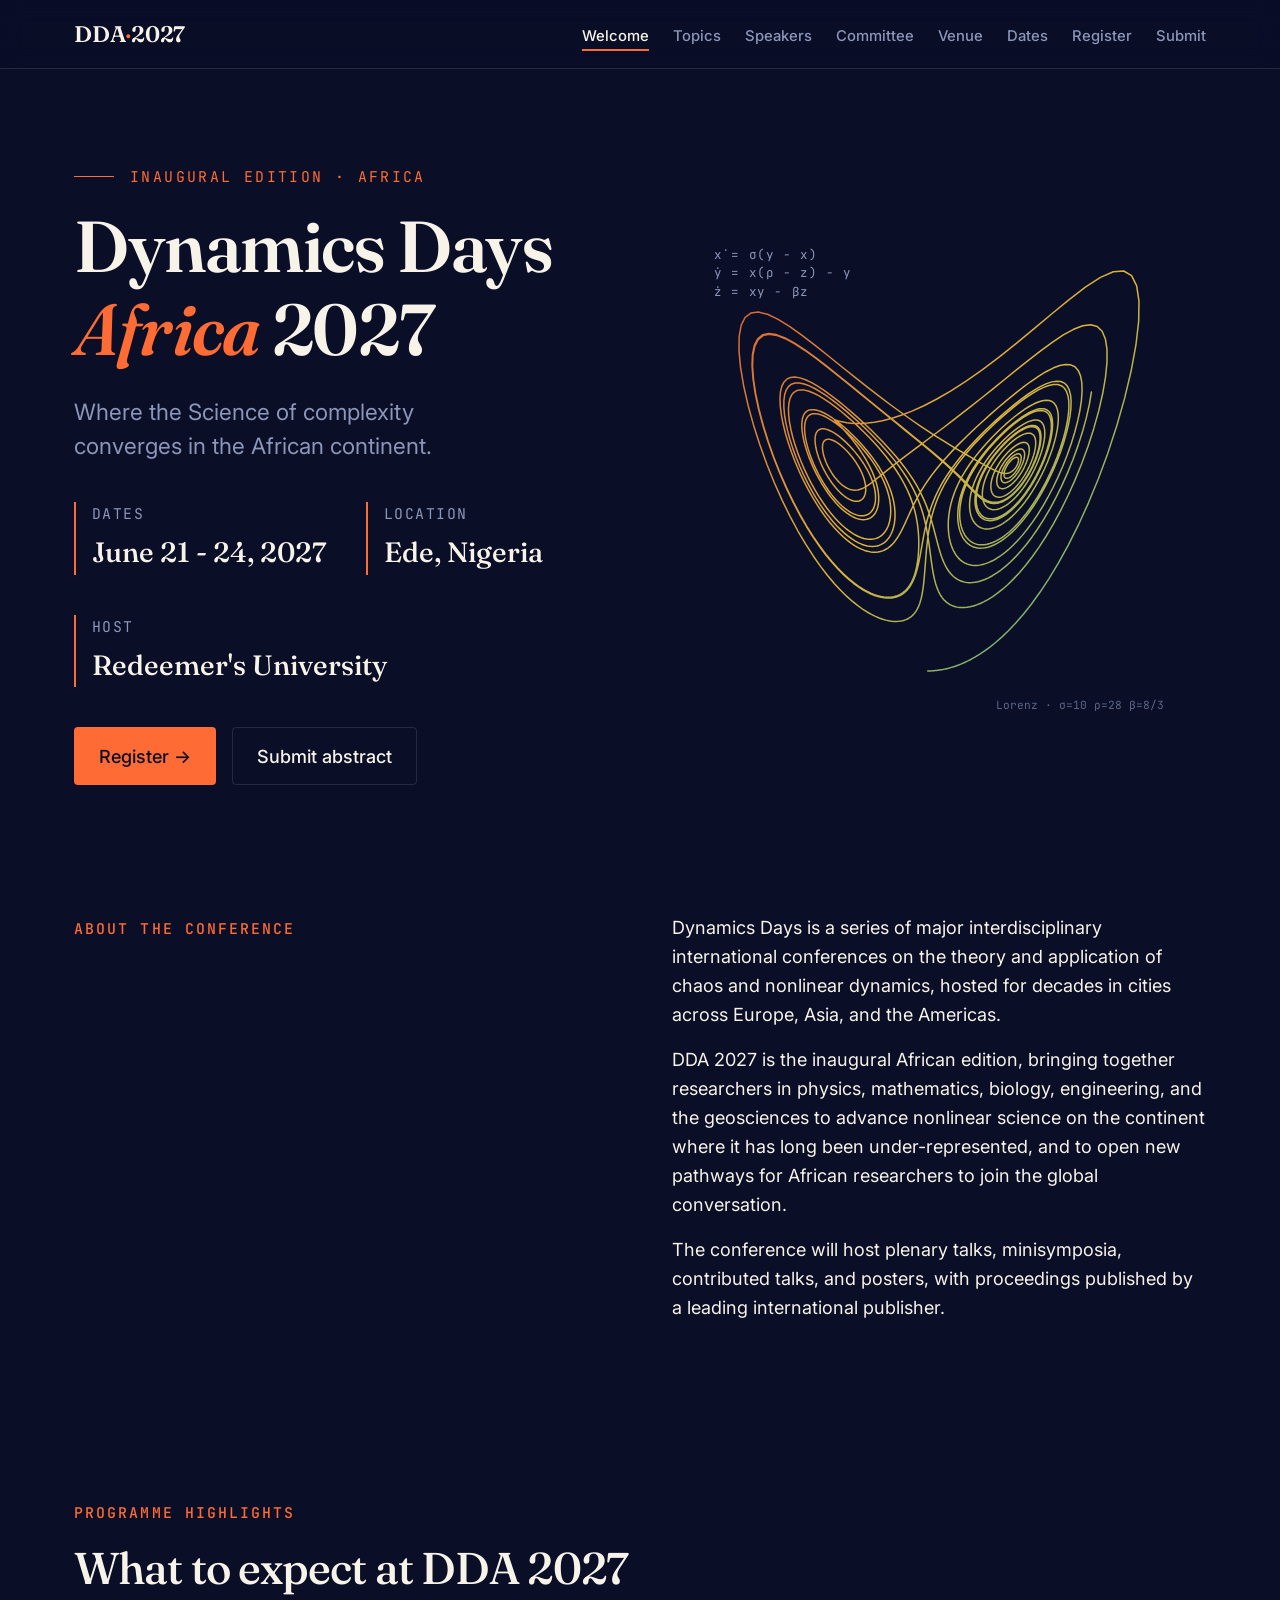
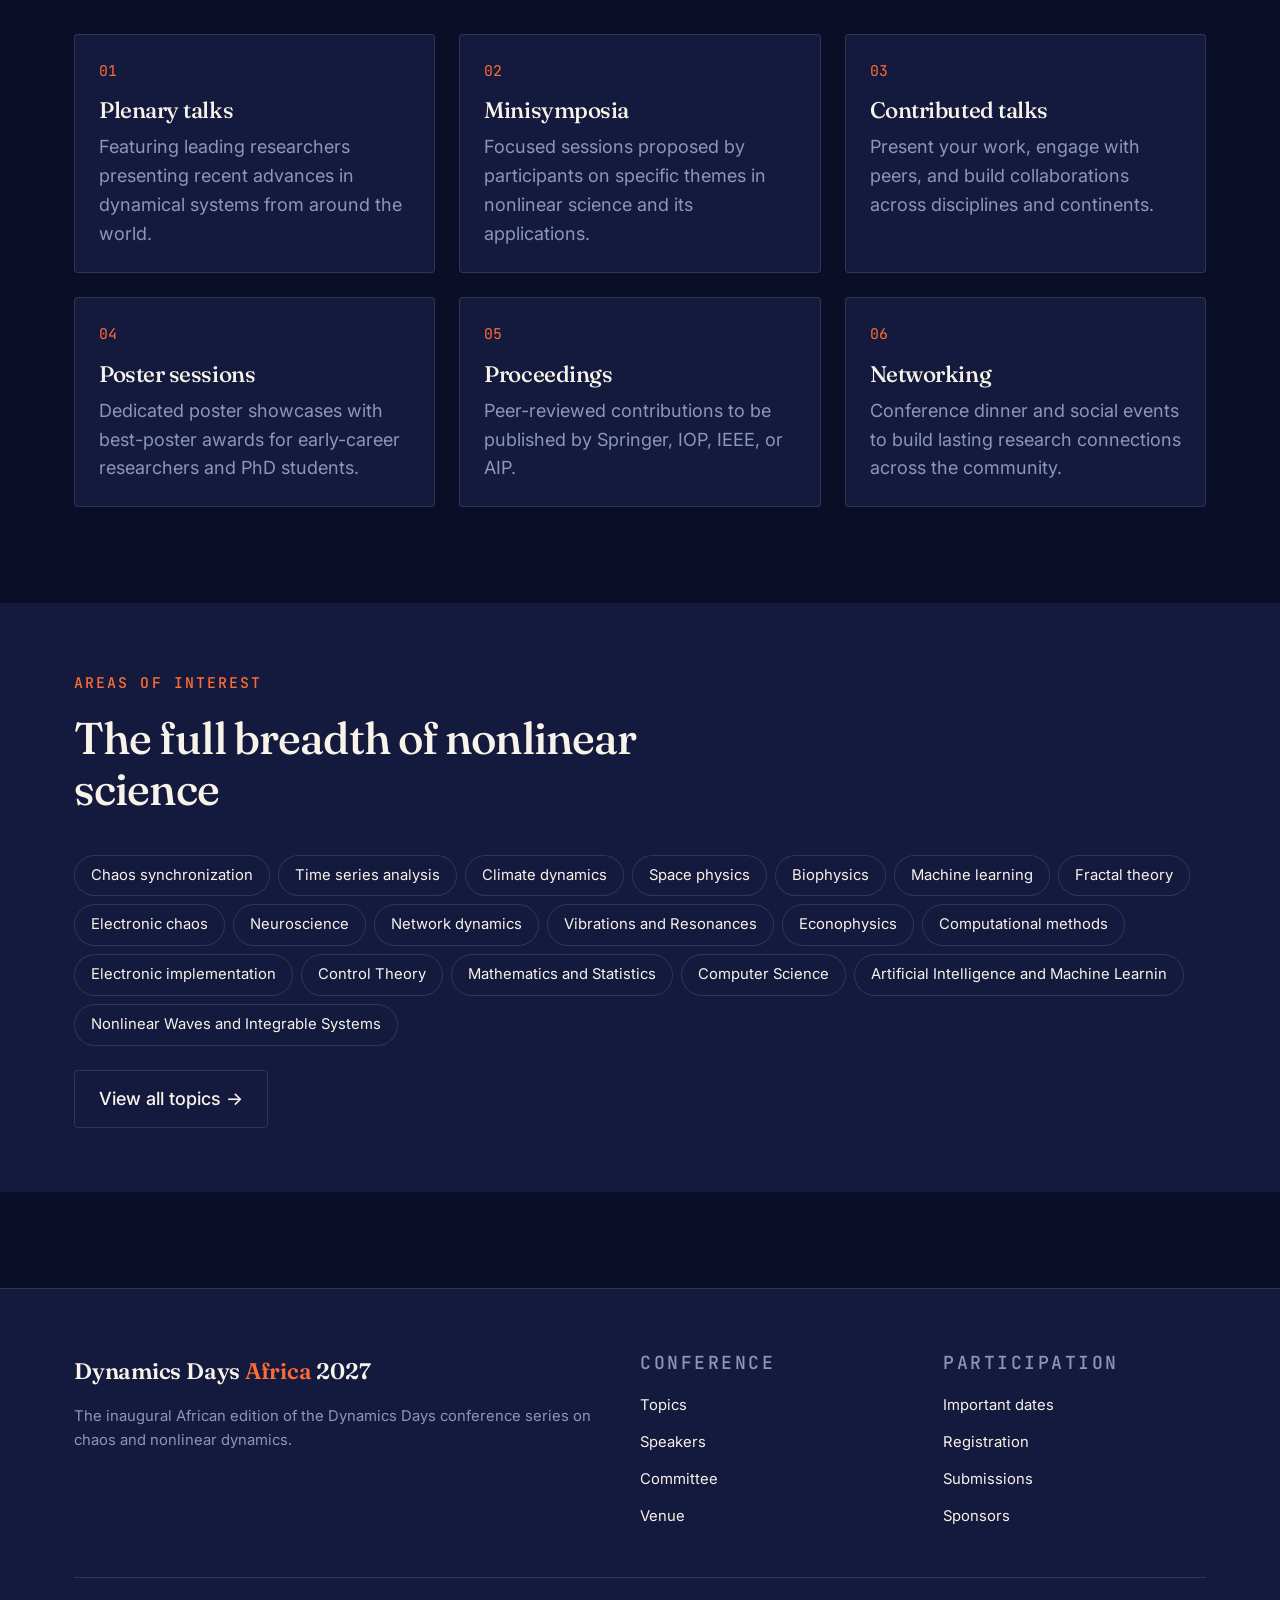
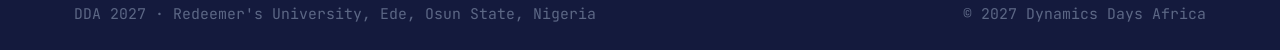
<file: index.html>
<!DOCTYPE html>
<html lang="en">
<head>
  <meta charset="UTF-8">
  <meta name="viewport" content="width=device-width, initial-scale=1.0">
  <title>Dynamics Days Africa 2027 · Redeemer's University, Nigeria</title>
  <meta name="description" content="Inaugural Dynamics Days Africa 2027 conference on chaos, nonlinear dynamics, and complex systems. Redeemer's University, Ede, Osun State, Nigeria.">

  <link rel="preconnect" href="https://fonts.googleapis.com">
  <link rel="preconnect" href="https://fonts.gstatic.com" crossorigin>
  <link href="https://fonts.googleapis.com/css2?family=Fraunces:opsz,wght@9..144,400;9..144,500;9..144,600;9..144,700&family=Inter:wght@400;500;600&family=JetBrains+Mono:wght@400;500&display=swap" rel="stylesheet">

  <link rel="stylesheet" href="css/style.css">
  <style>
    @keyframes attractor-draw {
      to { stroke-dashoffset: 0; }
    }
  </style>
</head>
<body>

  <!-- Navigation -->
  <nav class="nav">
    <div class="nav-inner">
      <a href="index.html" class="nav-brand">DDA<span>·</span>2027</a>
      <button class="nav-toggle" aria-label="Menu">
        <svg viewBox="0 0 24 24" fill="none" stroke="currentColor" stroke-width="2"><line x1="3" y1="6" x2="21" y2="6"/><line x1="3" y1="12" x2="21" y2="12"/><line x1="3" y1="18" x2="21" y2="18"/></svg>
      </button>
      <ul class="nav-links">
        <li><a href="index.html">Welcome</a></li>
        <li><a href="topics.html">Topics</a></li>
        <li><a href="speakers.html">Speakers</a></li>
        <li><a href="committee.html">Committee</a></li>
        <li><a href="venue.html">Venue</a></li>
        <li><a href="dates.html">Dates</a></li>
        <li><a href="registration.html">Register</a></li>
        <li><a href="submission.html">Submit</a></li>
      </ul>
    </div>
  </nav>

  <!-- Hero -->
  <section class="hero">
    <div class="container">
      <div class="hero-inner">
        <div class="hero-text">
          <div class="hero-meta">Inaugural edition · Africa</div>
          <h1>Dynamics Days <span class="accent">Africa</span> 2027</h1>
          <p class="hero-tagline">Where the Science of complexity converges in the African continent.</p>
          <div class="hero-details">
            <div class="hero-detail">
              <div class="hero-detail-label">Dates</div>
              <div class="hero-detail-value">June 21 - 24, 2027</div>
            </div>
            <div class="hero-detail">
              <div class="hero-detail-label">Location</div>
              <div class="hero-detail-value">Ede, Nigeria</div>
            </div>
            <div class="hero-detail">
              <div class="hero-detail-label">Host</div>
              <div class="hero-detail-value">Redeemer's University</div>
            </div>
          </div>

          <div class="hero-cta">
            <a href="registration.html" class="btn btn-primary">Register →</a>
            <a href="submission.html" class="btn btn-secondary">Submit abstract</a>
          </div>
        </div>

        <div class="attractor">
          <svg id="attractor-svg" viewBox="0 0 400 400" xmlns="http://www.w3.org/2000/svg">
            <defs>
              <linearGradient id="attractor-gradient" x1="0%" y1="0%" x2="100%" y2="100%">
                <stop offset="0%" stop-color="#FF6B35"/>
                <stop offset="50%" stop-color="#FFD23F"/>
                <stop offset="100%" stop-color="#40C9A2"/>
              </linearGradient>
            </defs>
            <text x="20" y="30" fill="#8B96B8" font-family="JetBrains Mono, monospace" font-size="10" letter-spacing="0.05em">ẋ = σ(y − x)</text>
            <text x="20" y="45" fill="#8B96B8" font-family="JetBrains Mono, monospace" font-size="10" letter-spacing="0.05em">ẏ = x(ρ − z) − y</text>
            <text x="20" y="60" fill="#8B96B8" font-family="JetBrains Mono, monospace" font-size="10" letter-spacing="0.05em">ż = xy − βz</text>
            <text x="380" y="390" fill="#5C6785" font-family="JetBrains Mono, monospace" font-size="9" text-anchor="end">Lorenz · σ=10 ρ=28 β=8/3</text>
          </svg>
        </div>
      </div>
    </div>
  </section>

  <!-- About -->
  <section class="section-tight">
    <div class="container">
      <div class="grid grid-2" style="gap: var(--gap-5);">
        <div>
          <span class="eyebrow">About the conference</span>
          <!-- <h2 style="margin-top: var(--gap-2); margin-bottom: var(--gap-3);">Where the Science of complexity converges in the African continent.</h2> -->
        </div>
        <div class="prose">
          <p>Dynamics Days is a series of major interdisciplinary international conferences on the theory and application of chaos and nonlinear dynamics, hosted for decades in cities across Europe, Asia, and the Americas.</p>
          <p>DDA 2027 is the inaugural African edition, bringing together researchers in physics, mathematics, biology, engineering, and the geosciences to advance nonlinear science on the continent where it has long been under-represented, and to open new pathways for African researchers to join the global conversation.</p>
          <p>The conference will host plenary talks, minisymposia, contributed talks, and posters, with proceedings published by a leading international publisher.</p>
        </div>
      </div>
    </div>
  </section>

  <!-- Highlights -->
  <section class="section">
    <div class="container">
      <div class="section-header">
        <span class="eyebrow">Programme highlights</span>
        <h2 style="margin-top: var(--gap-2);">What to expect at DDA 2027</h2>
      </div>

      <div class="grid grid-3">
        <div class="card">
          <div class="card-num">01</div>
          <h3>Plenary talks</h3>
          <p>Featuring leading researchers presenting recent advances in dynamical systems from around the world.</p>
        </div>
        <div class="card">
          <div class="card-num">02</div>
          <h3>Minisymposia</h3>
          <p>Focused sessions proposed by participants on specific themes in nonlinear science and its applications.</p>
        </div>
        <div class="card">
          <div class="card-num">03</div>
          <h3>Contributed talks</h3>
          <p>Present your work, engage with peers, and build collaborations across disciplines and continents.</p>
        </div>
        <div class="card">
          <div class="card-num">04</div>
          <h3>Poster sessions</h3>
          <p>Dedicated poster showcases with best-poster awards for early-career researchers and PhD students.</p>
        </div>
        <div class="card">
          <div class="card-num">05</div>
          <h3>Proceedings</h3>
          <p>Peer-reviewed contributions to be published by Springer, IOP, IEEE, or AIP.</p>
        </div>
        <div class="card">
          <div class="card-num">06</div>
          <h3>Networking</h3>
          <p>Conference dinner and social events to build lasting research connections across the community.</p>
        </div>
      </div>
    </div>
  </section>

  <!-- Topics preview -->
  <section class="section-tight" style="background: var(--bg-elevated);">
    <div class="container">
      <div class="section-header">
        <span class="eyebrow">Areas of interest</span>
        <h2 style="margin-top: var(--gap-2);">The full breadth of nonlinear science</h2>
      </div>

      <div class="topics-grid">
        <span class="topic-pill">Chaos synchronization</span>
        <span class="topic-pill">Time series analysis</span>
        <span class="topic-pill">Climate dynamics</span>
        <span class="topic-pill">Space physics</span>
        <span class="topic-pill">Biophysics</span>
        <span class="topic-pill">Machine learning</span>
        <span class="topic-pill">Fractal theory</span>
        <span class="topic-pill">Electronic chaos</span>
        <span class="topic-pill">Neuroscience</span>
        <span class="topic-pill">Network dynamics</span>
        <span class="topic-pill">Vibrations and Resonances</span>
        <span class="topic-pill">Econophysics</span>
        <span class="topic-pill">Computational methods</span>
        <span class="topic-pill">Electronic implementation</span>
        <span class="topic-pill">Control Theory</span>
        <span class="topic-pill">Mathematics and Statistics </span>
        <span class="topic-pill">Computer Science </span>
        <span class="topic-pill">Artificial Intelligence and Machine Learnin </span>
        <span class="topic-pill">Nonlinear Waves and Integrable Systems </span>
      </div>

      <div style="margin-top: var(--gap-3);">
        <a href="topics.html" class="btn btn-secondary">View all topics →</a>
      </div>
    </div>
  </section>

  <!-- Footer -->
  <footer class="footer">
    <div class="container">
      <div class="footer-grid">
        <div>
          <div class="nav-brand" style="margin-bottom: var(--gap-2);">Dynamics Days <span>Africa</span> 2027</div>
          <p style="color: var(--ink-muted); font-size: var(--step--1);">The inaugural African edition of the Dynamics Days conference series on chaos and nonlinear dynamics.</p>
        </div>
        <div>
          <h4>Conference</h4>
          <ul>
            <li><a href="topics.html">Topics</a></li>
            <li><a href="speakers.html">Speakers</a></li>
            <li><a href="committee.html">Committee</a></li>
            <li><a href="venue.html">Venue</a></li>
          </ul>
        </div>
        <div>
          <h4>Participation</h4>
          <ul>
            <li><a href="dates.html">Important dates</a></li>
            <li><a href="registration.html">Registration</a></li>
            <li><a href="submission.html">Submissions</a></li>
            <li><a href="sponsors.html">Sponsors</a></li>
          </ul>
        </div>
      </div>
      <div class="footer-bottom">
        <div>DDA 2027 · Redeemer's University, Ede, Osun State, Nigeria</div>
        <div>© 2027 Dynamics Days Africa</div>
      </div>
    </div>
  </footer>

  <script src="js/main.js"></script>
</body>
</html>
</file>
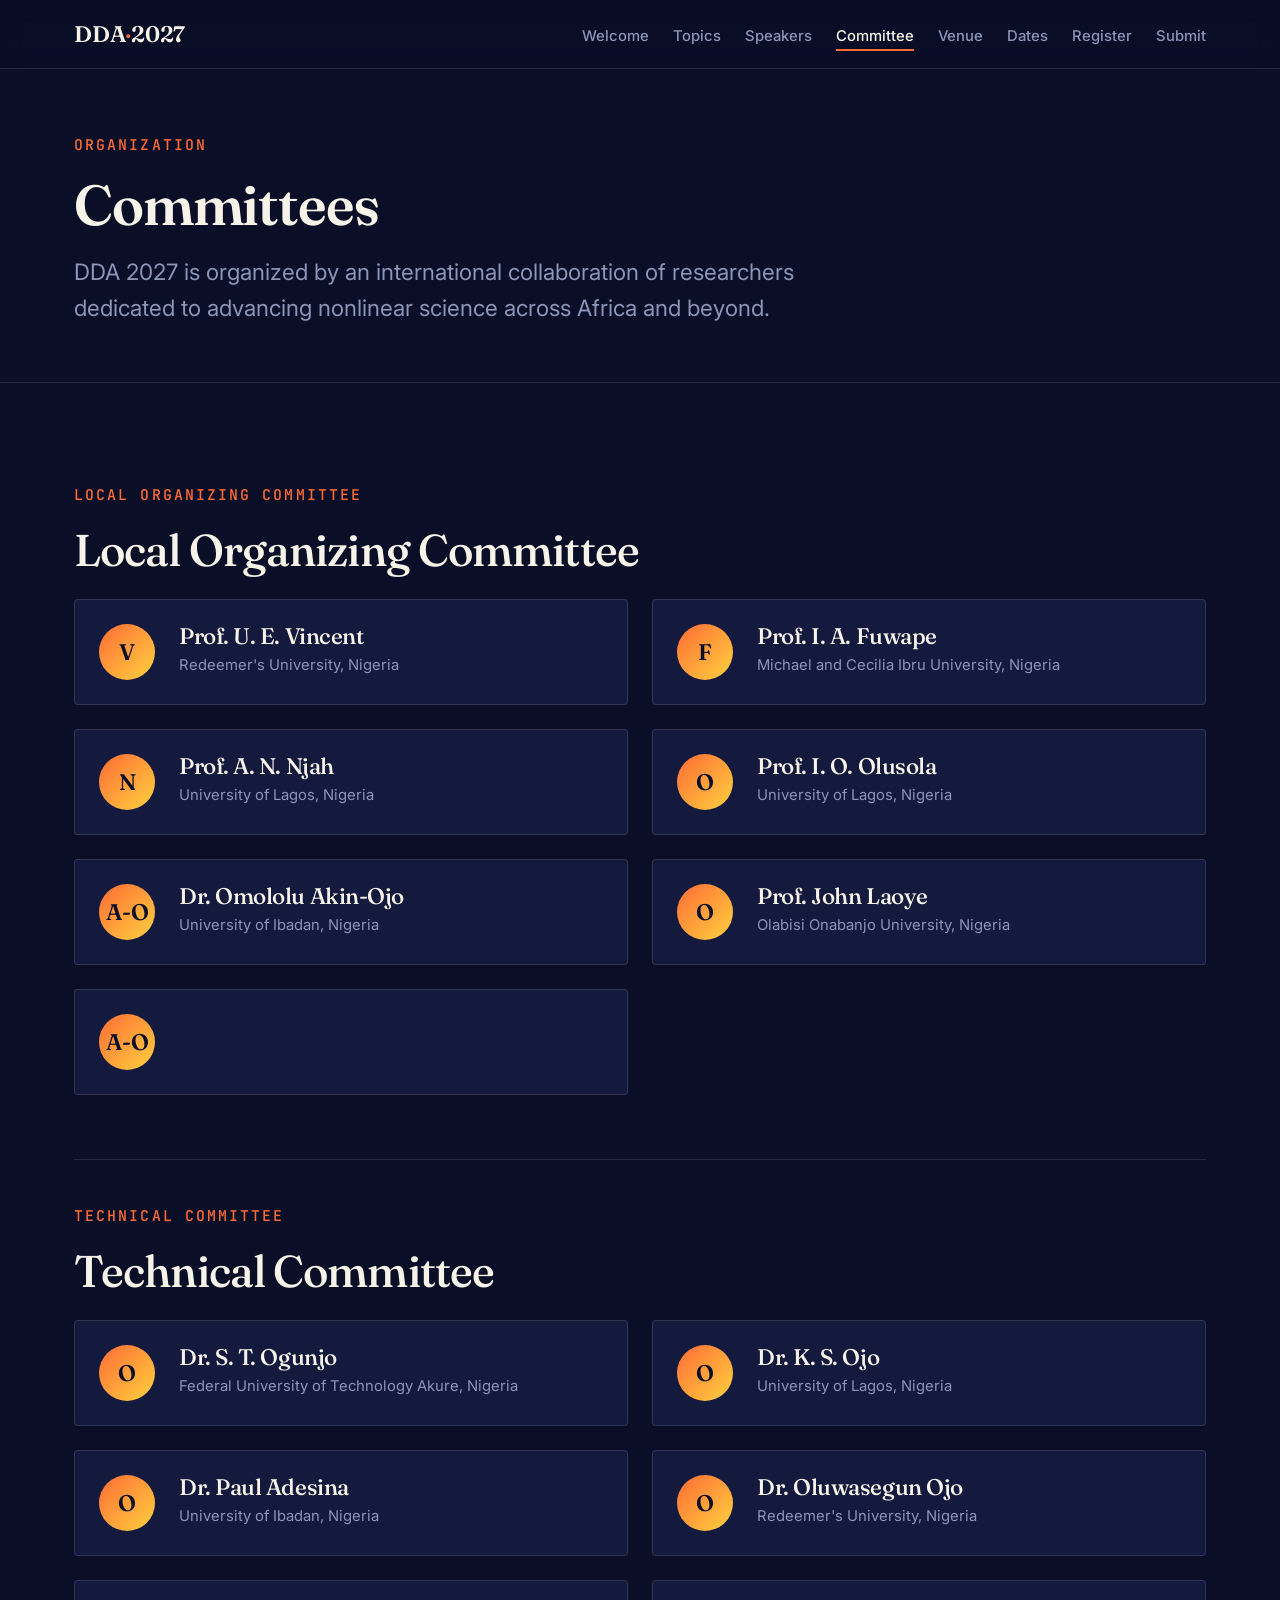
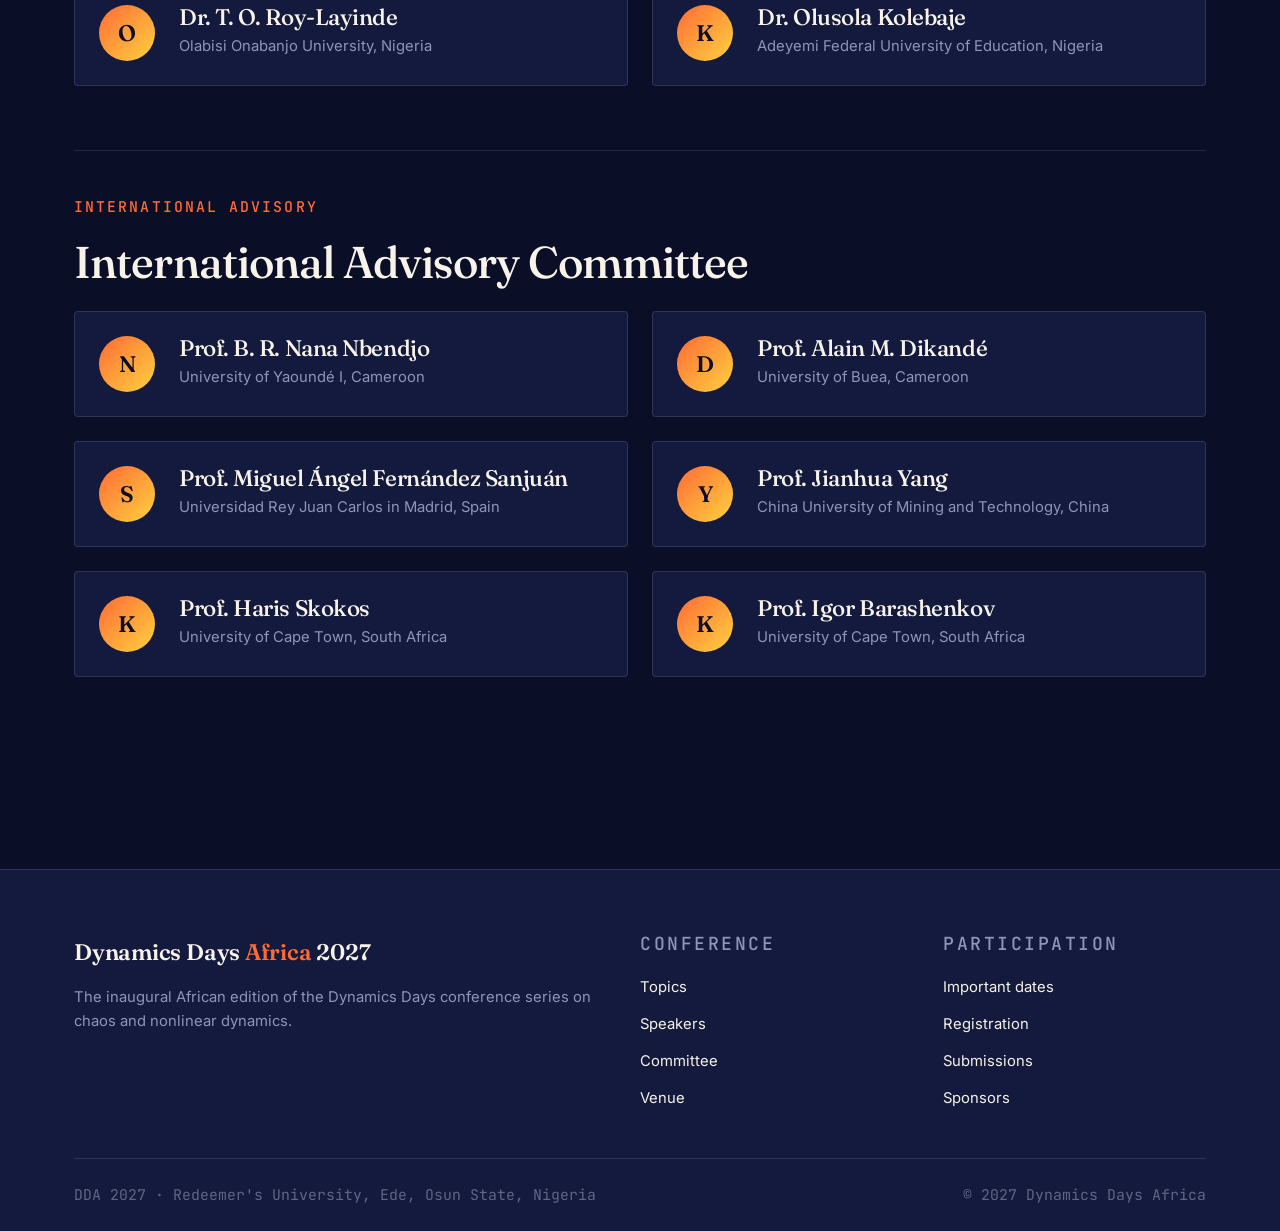
<file: committee.html>
<!DOCTYPE html>
<html lang="en">
<head>
  <meta charset="UTF-8">
  <meta name="viewport" content="width=device-width, initial-scale=1.0">
  <title>Committee · Dynamics Days Africa 2027</title>
  <meta name="description" content="Local organizing, technical, and international advisory committees for Dynamics Days Africa 2027.">
  <link rel="preconnect" href="https://fonts.googleapis.com">
  <link rel="preconnect" href="https://fonts.gstatic.com" crossorigin>
  <link href="https://fonts.googleapis.com/css2?family=Fraunces:opsz,wght@9..144,400;9..144,500;9..144,600;9..144,700&family=Inter:wght@400;500;600&family=JetBrains+Mono:wght@400;500&display=swap" rel="stylesheet">
  <link rel="stylesheet" href="css/style.css">
</head>
<body>

  <nav class="nav">
    <div class="nav-inner">
      <a href="index.html" class="nav-brand">DDA<span>·</span>2027</a>
      <button class="nav-toggle" aria-label="Menu">
        <svg viewBox="0 0 24 24" fill="none" stroke="currentColor" stroke-width="2"><line x1="3" y1="6" x2="21" y2="6"/><line x1="3" y1="12" x2="21" y2="12"/><line x1="3" y1="18" x2="21" y2="18"/></svg>
      </button>
      <ul class="nav-links">
        <li><a href="index.html">Welcome</a></li>
        <li><a href="topics.html">Topics</a></li>
        <li><a href="speakers.html">Speakers</a></li>
        <li><a href="committee.html">Committee</a></li>
        <li><a href="venue.html">Venue</a></li>
        <li><a href="dates.html">Dates</a></li>
        <li><a href="registration.html">Register</a></li>
        <li><a href="submission.html">Submit</a></li>
      </ul>
    </div>
  </nav>

  <header class="page-header">
    <div class="container">
      <span class="eyebrow">Organization</span>
      <h1>Committees</h1>
      <p>DDA 2027 is organized by an international collaboration of researchers dedicated to advancing nonlinear science across Africa and beyond.</p>
    </div>
  </header>

  <section class="section">
    <div class="container">
      <div style="margin-bottom: var(--gap-5);">
        <span class="eyebrow">Local Organizing Committee</span>
        <h2 style="margin-top: var(--gap-2); margin-bottom: var(--gap-3);">Local Organizing Committee</h2>
        <div class="grid grid-2">
          <div class="person-card">
            <div class="person-avatar">V</div>
            <div class="person-info">
              <h4>Prof. U. E. Vincent</h4>
              <div class="person-affiliation">Redeemer's University, Nigeria</div>
            </div>
          </div>
          <div class="person-card">
            <div class="person-avatar">F</div>
            <div class="person-info">
              <h4>Prof. I. A. Fuwape</h4>
              <div class="person-affiliation">Michael and Cecilia Ibru University, Nigeria</div>
            </div>
          </div>
          <div class="person-card">
            <div class="person-avatar">N</div>
            <div class="person-info">
              <h4>Prof. A. N. Njah</h4>
              <div class="person-affiliation">University of Lagos, Nigeria</div>
            </div>
          </div>
        
          <div class="person-card">
            <div class="person-avatar">O</div>
            <div class="person-info">
              <h4>Prof. I. O. Olusola</h4>
              <div class="person-affiliation">University of Lagos, Nigeria</div>
            </div>
          </div>
          <div class="person-card">
            <div class="person-avatar">A-O</div>
            <div class="person-info">
              <h4>Dr. Omololu Akin-Ojo</h4>
              <div class="person-affiliation">University of Ibadan, Nigeria</div>
            </div>
          </div>
          <div class="person-card">
            <div class="person-avatar">O</div>
            <div class="person-info">
              <h4>Prof. John Laoye </h4>
              <div class="person-affiliation">Olabisi Onabanjo University, Nigeria</div>
            </div>
          </div>
          <div class="person-card">
            <div class="person-avatar">A-O</div>
            <div class="person-info">
              <h4></h4>
              <div class="person-affiliation"></div>
            </div>
          </div>
          
        </div>
      </div>

      <div class="divider"></div>

      <div style="margin-bottom: var(--gap-5);">
        <span class="eyebrow">Technical committee</span>
        <h2 style="margin-top: var(--gap-2); margin-bottom: var(--gap-3);">Technical Committee</h2>
        <div class="grid grid-2">
          <div class="person-card">
            <div class="person-avatar">O</div>
            <div class="person-info">
              <h4>Dr. S. T. Ogunjo</h4>
              <div class="person-affiliation">Federal University of Technology Akure, Nigeria</div>
            </div>
          </div>
          <div class="person-card">
            <div class="person-avatar">O</div>
            <div class="person-info">
              <h4>Dr. K. S. Ojo</h4>
              <div class="person-affiliation">University of Lagos, Nigeria</div>
            </div>
          </div>
          <div class="person-card">
            <div class="person-avatar">O</div>
            <div class="person-info">
              <h4>Dr. Paul Adesina </h4>
              <div class="person-affiliation">University of Ibadan, Nigeria</div>
            </div>
          </div>
          <div class="person-card">
            <div class="person-avatar">O</div>
            <div class="person-info">
              <h4>Dr. Oluwasegun Ojo</h4>
              <div class="person-affiliation">Redeemer's University, Nigeria</div>
            </div>
          </div>
          <div class="person-card">
            <div class="person-avatar">O</div>
            <div class="person-info">
              <h4>Dr. T. O. Roy-Layinde</h4>
              <div class="person-affiliation">Olabisi Onabanjo University, Nigeria</div>
            </div>
          </div>
          <div class="person-card">
            <div class="person-avatar">K</div>
            <div class="person-info">
              <h4>Dr. Olusola Kolebaje </h4>
              <div class="person-affiliation"> Adeyemi Federal University of Education, Nigeria</div>
            </div>
          </div>
        </div>
      </div>

      <div class="divider"></div>

      <div>
        <span class="eyebrow">International advisory</span>
        <h2 style="margin-top: var(--gap-2); margin-bottom: var(--gap-3);">International Advisory Committee</h2>
        <div class="grid grid-2">
          <div class="person-card">
            <div class="person-avatar">N</div>
            <div class="person-info">
              <h4>Prof. B. R. Nana Nbendjo</h4>
              <div class="person-affiliation">University of Yaoundé I, Cameroon</div>
            </div>
          </div>
          <div class="person-card">
            <div class="person-avatar">D</div>
            <div class="person-info">
              <h4>Prof. Alain M. Dikandé</h4>
              <div class="person-affiliation">University of Buea, Cameroon</div>
            </div>
          </div>
          <div class="person-card">
            <div class="person-avatar">S</div>
            <div class="person-info">
              <h4> Prof. Miguel Ángel Fernández Sanjuán</h4>
              <div class="person-affiliation">Universidad Rey Juan Carlos in Madrid, Spain</div>
            </div>
          </div>
          <div class="person-card">
            <div class="person-avatar">Y</div>
            <div class="person-info">
              <h4>Prof. Jianhua Yang </h4>
              <div class="person-affiliation">China University of Mining and Technology, China</div>
            </div>
          </div>
           <div class="person-card">
          <div class="person-avatar">K</div>
          <div class="person-info">
            <h4>Prof. Haris Skokos  </h4>
            <div class="person-affiliation"> University of Cape Town, South Africa</div>
          </div>
        </div>
        <div class="person-card">
          <div class="person-avatar">K</div>
          <div class="person-info">
            <h4>Prof. Igor Barashenkov   </h4>
            <div class="person-affiliation"> University of Cape Town, South Africa </div>
          </div>
        </div>
          
        </div>
      </div>
    </div>
  </section>

  <footer class="footer">
    <div class="container">
      <div class="footer-grid">
        <div>
          <div class="nav-brand" style="margin-bottom: var(--gap-2);">Dynamics Days <span>Africa</span> 2027</div>
          <p style="color: var(--ink-muted); font-size: var(--step--1);">The inaugural African edition of the Dynamics Days conference series on chaos and nonlinear dynamics.</p>
        </div>
        <div>
          <h4>Conference</h4>
          <ul>
            <li><a href="topics.html">Topics</a></li>
            <li><a href="speakers.html">Speakers</a></li>
            <li><a href="committee.html">Committee</a></li>
            <li><a href="venue.html">Venue</a></li>
          </ul>
        </div>
        <div>
          <h4>Participation</h4>
          <ul>
            <li><a href="dates.html">Important dates</a></li>
            <li><a href="registration.html">Registration</a></li>
            <li><a href="submission.html">Submissions</a></li>
            <li><a href="sponsors.html">Sponsors</a></li>
          </ul>
        </div>
      </div>
      <div class="footer-bottom">
        <div>DDA 2027 · Redeemer's University, Ede, Osun State, Nigeria</div>
        <div>© 2027 Dynamics Days Africa</div>
      </div>
    </div>
  </footer>

  <script src="js/main.js"></script>
</body>
</html>
</file>
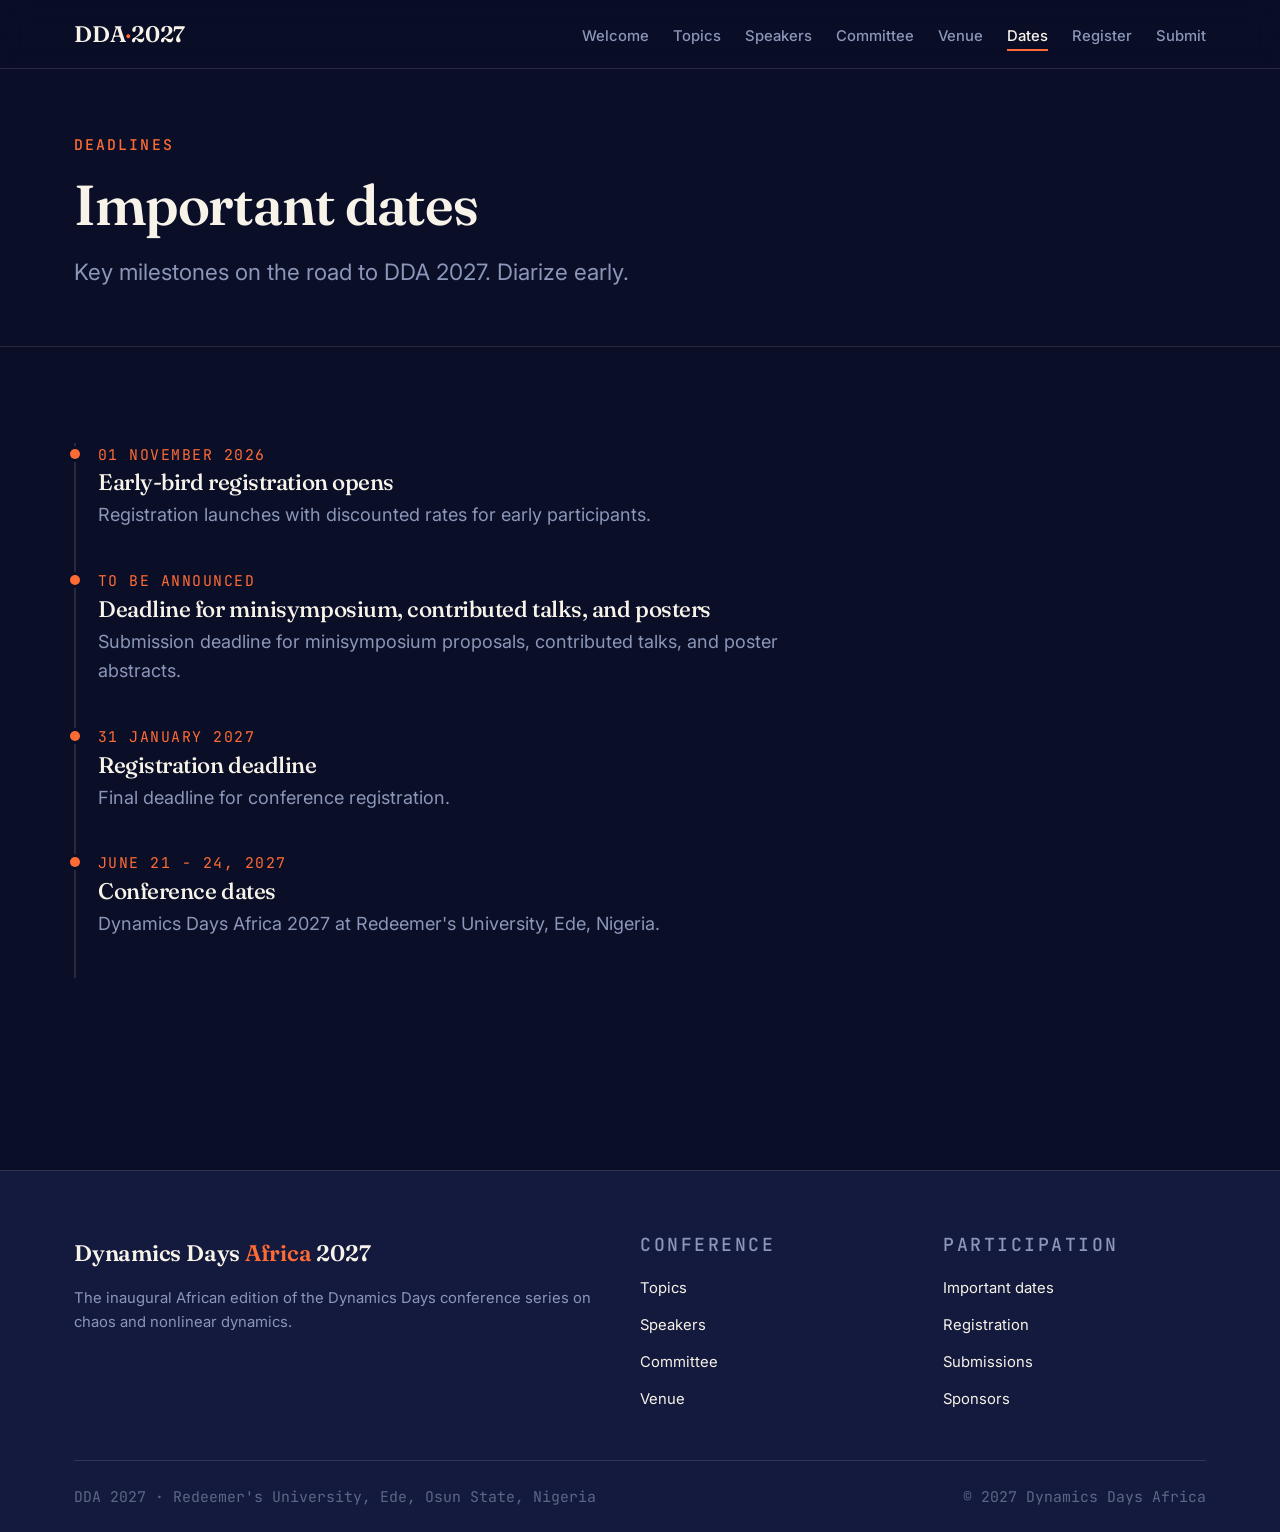
<file: dates.html>
<!DOCTYPE html>
<html lang="en">
<head>
  <meta charset="UTF-8">
  <meta name="viewport" content="width=device-width, initial-scale=1.0">
  <title>Important Dates · Dynamics Days Africa 2027</title>
  <meta name="description" content="Important dates and deadlines for Dynamics Days Africa 2027.">
  <link rel="preconnect" href="https://fonts.googleapis.com">
  <link rel="preconnect" href="https://fonts.gstatic.com" crossorigin>
  <link href="https://fonts.googleapis.com/css2?family=Fraunces:opsz,wght@9..144,400;9..144,500;9..144,600;9..144,700&family=Inter:wght@400;500;600&family=JetBrains+Mono:wght@400;500&display=swap" rel="stylesheet">
  <link rel="stylesheet" href="css/style.css">
</head>
<body>

  <nav class="nav">
    <div class="nav-inner">
      <a href="index.html" class="nav-brand">DDA<span>·</span>2027</a>
      <button class="nav-toggle" aria-label="Menu">
        <svg viewBox="0 0 24 24" fill="none" stroke="currentColor" stroke-width="2"><line x1="3" y1="6" x2="21" y2="6"/><line x1="3" y1="12" x2="21" y2="12"/><line x1="3" y1="18" x2="21" y2="18"/></svg>
      </button>
      <ul class="nav-links">
        <li><a href="index.html">Welcome</a></li>
        <li><a href="topics.html">Topics</a></li>
        <li><a href="speakers.html">Speakers</a></li>
        <li><a href="committee.html">Committee</a></li>
        <li><a href="venue.html">Venue</a></li>
        <li><a href="dates.html">Dates</a></li>
        <li><a href="registration.html">Register</a></li>
        <li><a href="submission.html">Submit</a></li>
      </ul>
    </div>
  </nav>

  <header class="page-header">
    <div class="container">
      <span class="eyebrow">Deadlines</span>
      <h1>Important dates</h1>
      <p>Key milestones on the road to DDA 2027. Diarize early.</p>
    </div>
  </header>

  <section class="section">
    <div class="container">
      <div class="timeline">
        <div class="timeline-item">
          <span class="mono">01 November 2026</span>
          <h4>Early-bird registration opens</h4>
          <p>Registration launches with discounted rates for early participants.</p>
        </div>

        <div class="timeline-item">
          <span class="mono">To be announced</span>
          <h4>Deadline for minisymposium, contributed talks, and posters</h4>
          <p>Submission deadline for minisymposium proposals, contributed talks, and poster abstracts.</p>
        </div>

        <div class="timeline-item">
          <span class="mono">31 January 2027</span>
          <h4>Registration deadline</h4>
          <p>Final deadline for conference registration.</p>
        </div>

        <div class="timeline-item">
          <span class="mono">June 21 - 24, 2027</span>
          <h4>Conference dates</h4>
          <p>Dynamics Days Africa 2027 at Redeemer's University, Ede, Nigeria.</p>
        </div>
      </div>
    </div>
  </section>

  <footer class="footer">
    <div class="container">
      <div class="footer-grid">
        <div>
          <div class="nav-brand" style="margin-bottom: var(--gap-2);">Dynamics Days <span>Africa</span> 2027</div>
          <p style="color: var(--ink-muted); font-size: var(--step--1);">The inaugural African edition of the Dynamics Days conference series on chaos and nonlinear dynamics.</p>
        </div>
        <div>
          <h4>Conference</h4>
          <ul>
            <li><a href="topics.html">Topics</a></li>
            <li><a href="speakers.html">Speakers</a></li>
            <li><a href="committee.html">Committee</a></li>
            <li><a href="venue.html">Venue</a></li>
          </ul>
        </div>
        <div>
          <h4>Participation</h4>
          <ul>
            <li><a href="dates.html">Important dates</a></li>
            <li><a href="registration.html">Registration</a></li>
            <li><a href="submission.html">Submissions</a></li>
            <li><a href="sponsors.html">Sponsors</a></li>
          </ul>
        </div>
      </div>
      <div class="footer-bottom">
        <div>DDA 2027 · Redeemer's University, Ede, Osun State, Nigeria</div>
        <div>© 2027 Dynamics Days Africa</div>
      </div>
    </div>
  </footer>

  <script src="js/main.js"></script>
</body>
</html>
</file>
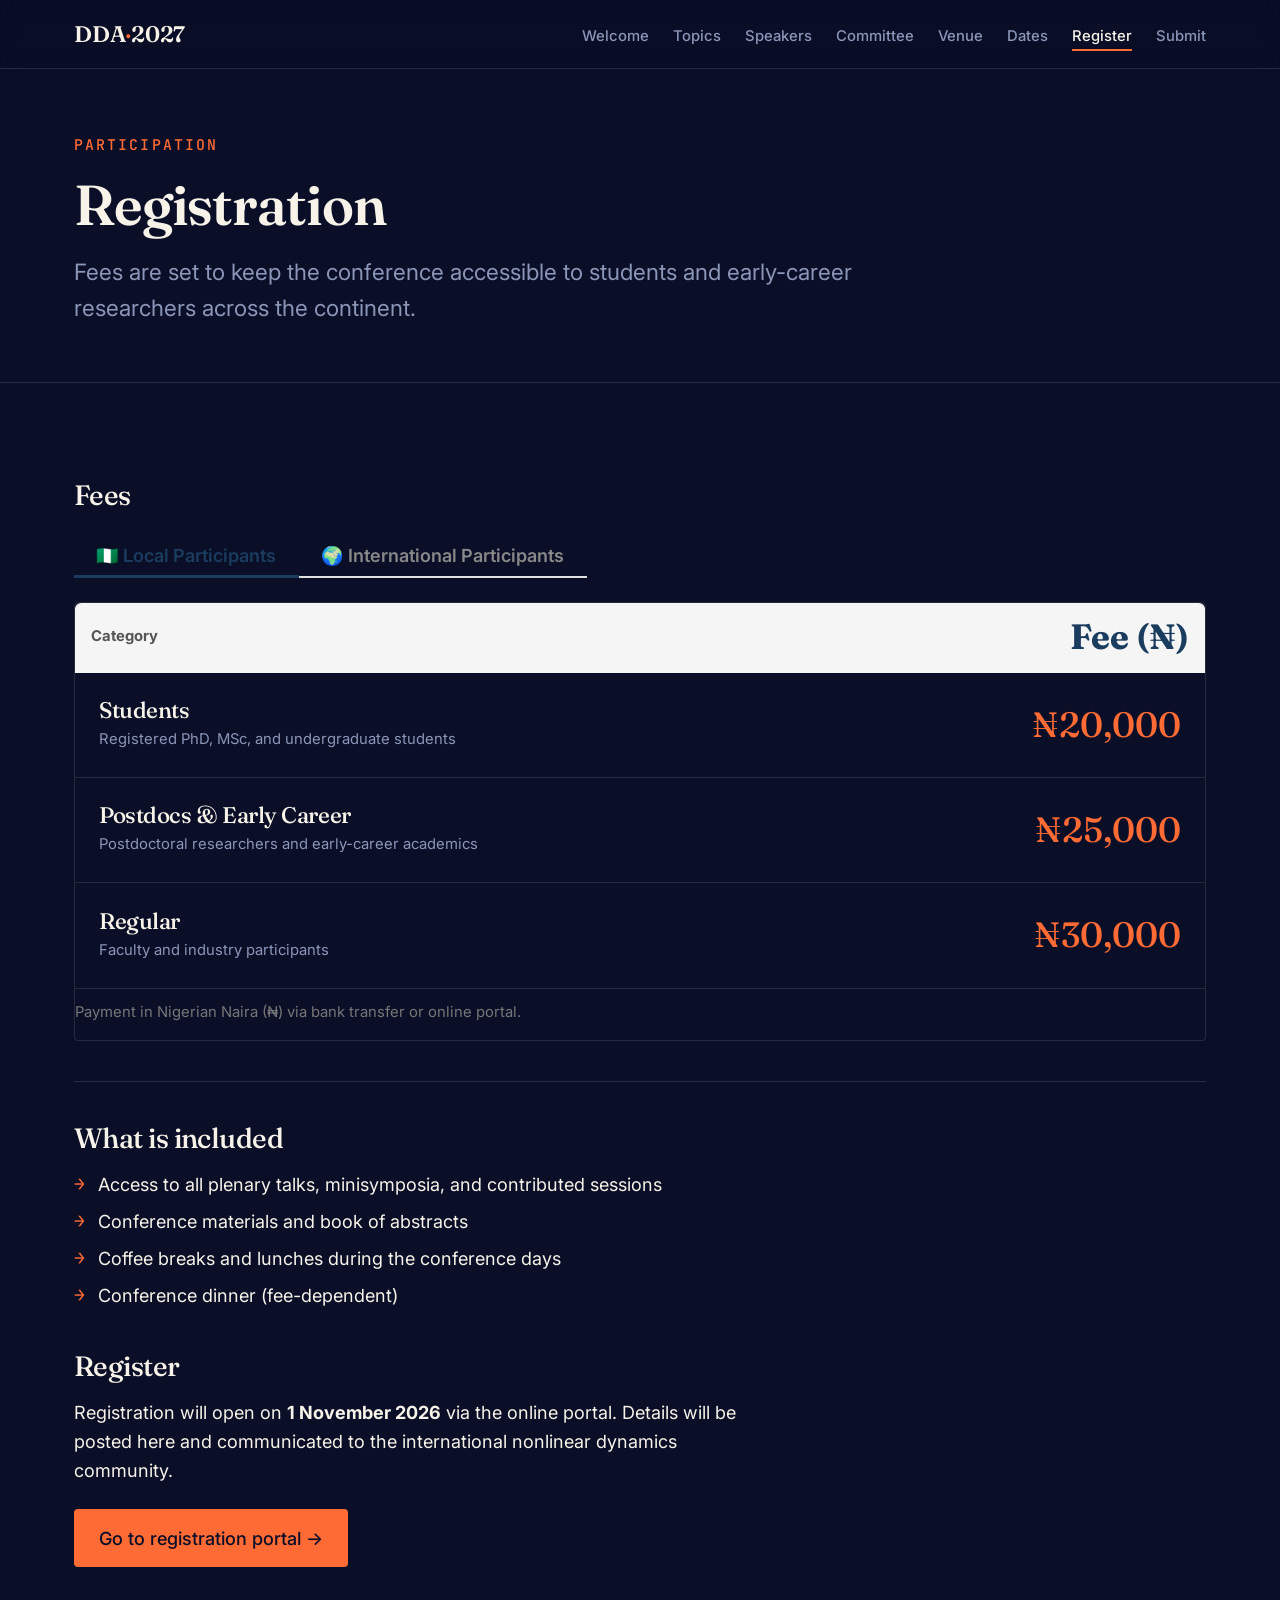
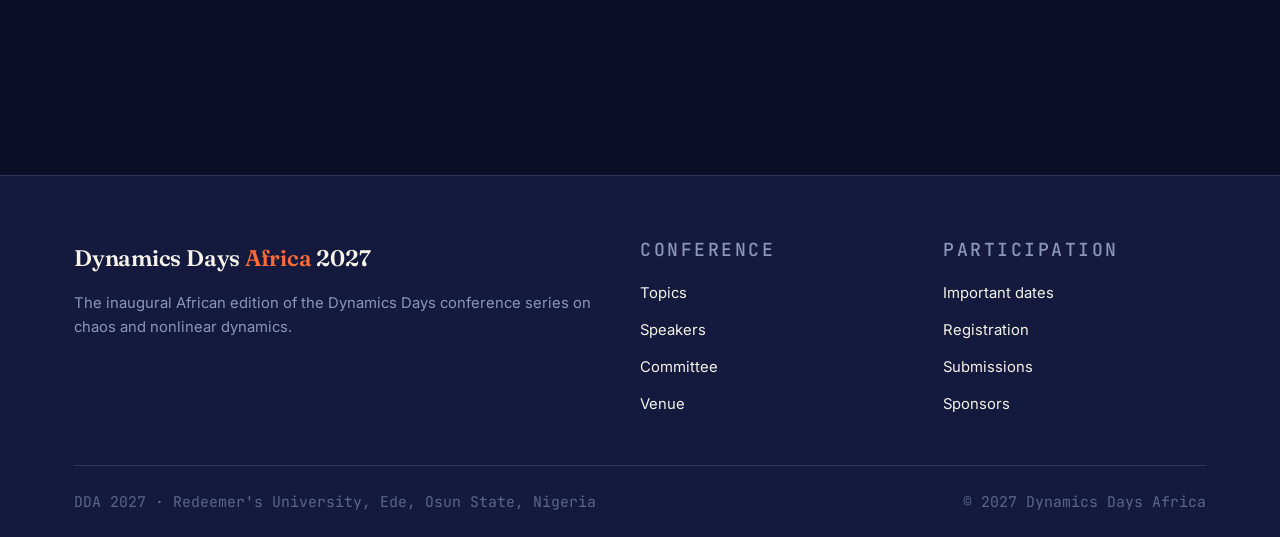
<file: registration.html>
<!DOCTYPE html>
<html lang="en">
<head>
  <meta charset="UTF-8">
  <meta name="viewport" content="width=device-width, initial-scale=1.0">
  <title>Registration · Dynamics Days Africa 2027</title>
  <meta name="description" content="Registration and participation fees for Dynamics Days Africa 2027.">
  <link rel="preconnect" href="https://fonts.googleapis.com">
  <link rel="preconnect" href="https://fonts.gstatic.com" crossorigin>
  <link href="https://fonts.googleapis.com/css2?family=Fraunces:opsz,wght@9..144,400;9..144,500;9..144,600;9..144,700&family=Inter:wght@400;500;600&family=JetBrains+Mono:wght@400;500&display=swap" rel="stylesheet">
  <link rel="stylesheet" href="css/style.css">
</head>
<body>

  <nav class="nav">
    <div class="nav-inner">
      <a href="index.html" class="nav-brand">DDA<span>·</span>2027</a>
      <button class="nav-toggle" aria-label="Menu">
        <svg viewBox="0 0 24 24" fill="none" stroke="currentColor" stroke-width="2"><line x1="3" y1="6" x2="21" y2="6"/><line x1="3" y1="12" x2="21" y2="12"/><line x1="3" y1="18" x2="21" y2="18"/></svg>
      </button>
      <ul class="nav-links">
        <li><a href="index.html">Welcome</a></li>
        <li><a href="topics.html">Topics</a></li>
        <li><a href="speakers.html">Speakers</a></li>
        <li><a href="committee.html">Committee</a></li>
        <li><a href="venue.html">Venue</a></li>
        <li><a href="dates.html">Dates</a></li>
        <li><a href="registration.html">Register</a></li>
        <li><a href="submission.html">Submit</a></li>
      </ul>
    </div>
  </nav>

  <header class="page-header">
    <div class="container">
      <span class="eyebrow">Participation</span>
      <h1>Registration</h1>
      <p>Fees are set to keep the conference accessible to students and early-career researchers across the continent.</p>
    </div>
  </header>

  <section class="section">
    <div class="container">
      <h3 style="margin-bottom: var(--gap-3);">Fees</h3>

      <!-- Tab switcher -->
      <div class="reg-tabs" role="tablist" style="display:flex;gap:0;margin-bottom:var(--gap-3);border-bottom:2px solid var(--border,#e0e0e0);width:fit-content;">
        <button class="reg-tab active" role="tab" aria-selected="true"  data-target="local"  onclick="switchTab(this,'local')"
          style="padding:0.55rem 1.4rem;border:none;background:none;font-family:inherit;font-size:var(--step-0,1rem);font-weight:600;cursor:pointer;color:#1a3c5e;border-bottom:3px solid #1a3c5e;margin-bottom:-2px;transition:all .2s;">
          🇳🇬 Local Participants
        </button>
        <button class="reg-tab" role="tab" aria-selected="false" data-target="intl" onclick="switchTab(this,'intl')"
          style="padding:0.55rem 1.4rem;border:none;background:none;font-family:inherit;font-size:var(--step-0,1rem);font-weight:600;cursor:pointer;color:#888;border-bottom:3px solid transparent;margin-bottom:-2px;transition:all .2s;">
          🌍 International Participants
        </button>
      </div>

      <!-- Local fee table (₦) -->
      <div id="fee-local" class="fee-table">

        <!-- column headers -->
        <div class="fee-row" style="background:var(--surface-2,#f5f5f5);font-weight:600;font-size:var(--step--1,0.875rem);color:#555;border-radius:6px 6px 0 0;padding:0.4rem 1rem;">
          <div class="fee-label" style="font-weight:700;">Category</div>
          <div class="fee-amount" style="font-weight:700;color:#1a3c5e;">Fee (₦)</div>
        </div>

        <div class="fee-row">
          <div class="fee-label">
            <h4>Students</h4>
            <p>Registered PhD, MSc, and undergraduate students</p>
          </div>
          <div class="fee-amount">₦20,000</div>
        </div>
        <div class="fee-row">
          <div class="fee-label">
            <h4>Postdocs &amp; Early Career</h4>
            <p>Postdoctoral researchers and early-career academics</p>
          </div>
          <div class="fee-amount">₦25,000</div>
        </div>
        <div class="fee-row">
          <div class="fee-label">
            <h4>Regular</h4>
            <p>Faculty and industry participants</p>
          </div>
          <div class="fee-amount">₦30,000</div>
        </div>

        <p style="font-size:var(--step--1,0.85rem);color:#777;margin-top:0.75rem;">
          Payment in Nigerian Naira (₦) via bank transfer or online portal.
        </p>
      </div>

      <!-- International fee table ($) -->
      <div id="fee-intl" class="fee-table" style="display:none;">

        <!-- column headers -->
        <div class="fee-row" style="background:var(--surface-2,#f5f5f5);font-weight:600;font-size:var(--step--1,0.875rem);color:#555;border-radius:6px 6px 0 0;padding:0.4rem 1rem;">
          <div class="fee-label" style="font-weight:700;">Category</div>
          <div class="fee-amount" style="font-weight:700;color:#1a3c5e;">Fee (USD)</div>
        </div>

        <div class="fee-row">
          <div class="fee-label">
            <h4>Students</h4>
            <p>Registered PhD, MSc, and undergraduate students</p>
          </div>
          <div class="fee-amount">$150</div>
        </div>
        <div class="fee-row">
          <div class="fee-label">
            <h4>Postdocs &amp; Early Career</h4>
            <p>Postdoctoral researchers and early-career academics</p>
          </div>
          <div class="fee-amount">$200</div>
        </div>
        <div class="fee-row">
          <div class="fee-label">
            <h4>Regular</h4>
            <p>Faculty and industry participants</p>
          </div>
          <div class="fee-amount">$300</div>
        </div>

        <p style="font-size:var(--step--1,0.85rem);color:#777;margin-top:0.75rem;">
          Payment in US Dollars (USD) by credit/debit card or international bank transfer via the registration portal.
        </p>
      </div>

      <!-- Tab-switch script (inline, no dependency) -->
      <script>
        function switchTab(btn, target) {
          // Update button styles
          document.querySelectorAll('.reg-tab').forEach(function(b) {
            b.style.color = '#888';
            b.style.borderBottomColor = 'transparent';
            b.setAttribute('aria-selected', 'false');
          });
          btn.style.color = '#1a3c5e';
          btn.style.borderBottomColor = '#1a3c5e';
          btn.setAttribute('aria-selected', 'true');
          // Show/hide tables
          document.getElementById('fee-local').style.display = (target === 'local') ? '' : 'none';
          document.getElementById('fee-intl').style.display  = (target === 'intl')  ? '' : 'none';
        }
      </script>

      <div class="divider"></div>

      <div class="prose">
        <h3>What is included</h3>
        <ul>
          <li>Access to all plenary talks, minisymposia, and contributed sessions</li>
          <li>Conference materials and book of abstracts</li>
          <li>Coffee breaks and lunches during the conference days</li>
          <li>Conference dinner (fee-dependent)</li>
        </ul>

        <h3>Register</h3>
        <p>Registration will open on <strong>1 November 2026</strong> via the online portal. Details will be posted here and communicated to the international nonlinear dynamics community.</p>
        <p style="margin-top: var(--gap-3);">
          <a href="https://submithere.org" class="btn btn-primary" target="_blank" rel="noopener">Go to registration portal →</a>
        </p>
      </div>
    </div>
  </section>

  <footer class="footer">
    <div class="container">
      <div class="footer-grid">
        <div>
          <div class="nav-brand" style="margin-bottom: var(--gap-2);">Dynamics Days <span>Africa</span> 2027</div>
          <p style="color: var(--ink-muted); font-size: var(--step--1);">The inaugural African edition of the Dynamics Days conference series on chaos and nonlinear dynamics.</p>
        </div>
        <div>
          <h4>Conference</h4>
          <ul>
            <li><a href="topics.html">Topics</a></li>
            <li><a href="speakers.html">Speakers</a></li>
            <li><a href="committee.html">Committee</a></li>
            <li><a href="venue.html">Venue</a></li>
          </ul>
        </div>
        <div>
          <h4>Participation</h4>
          <ul>
            <li><a href="dates.html">Important dates</a></li>
            <li><a href="registration.html">Registration</a></li>
            <li><a href="submission.html">Submissions</a></li>
            <li><a href="sponsors.html">Sponsors</a></li>
          </ul>
        </div>
      </div>
      <div class="footer-bottom">
        <div>DDA 2027 · Redeemer's University, Ede, Osun State, Nigeria</div>
        <div>© 2027 Dynamics Days Africa</div>
      </div>
    </div>
  </footer>

  <script src="js/main.js"></script>
</body>
</html>
</file>
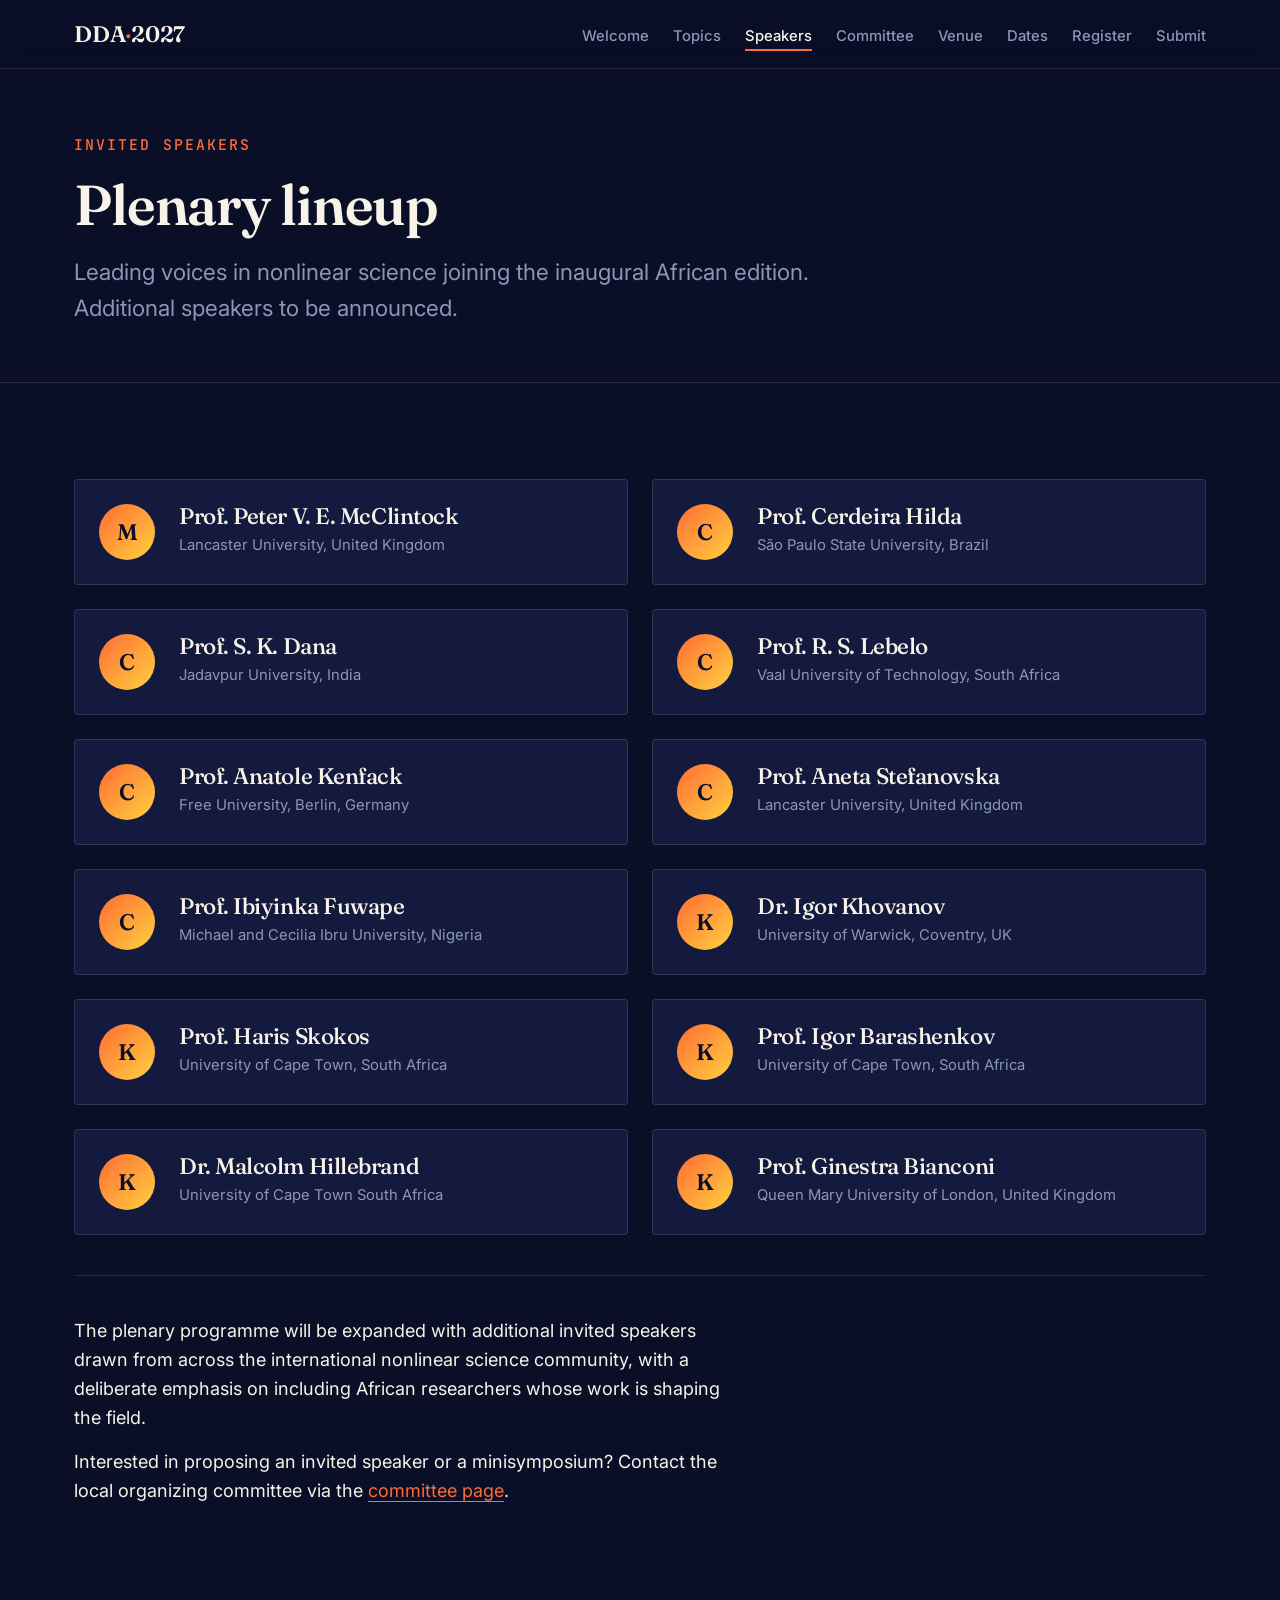
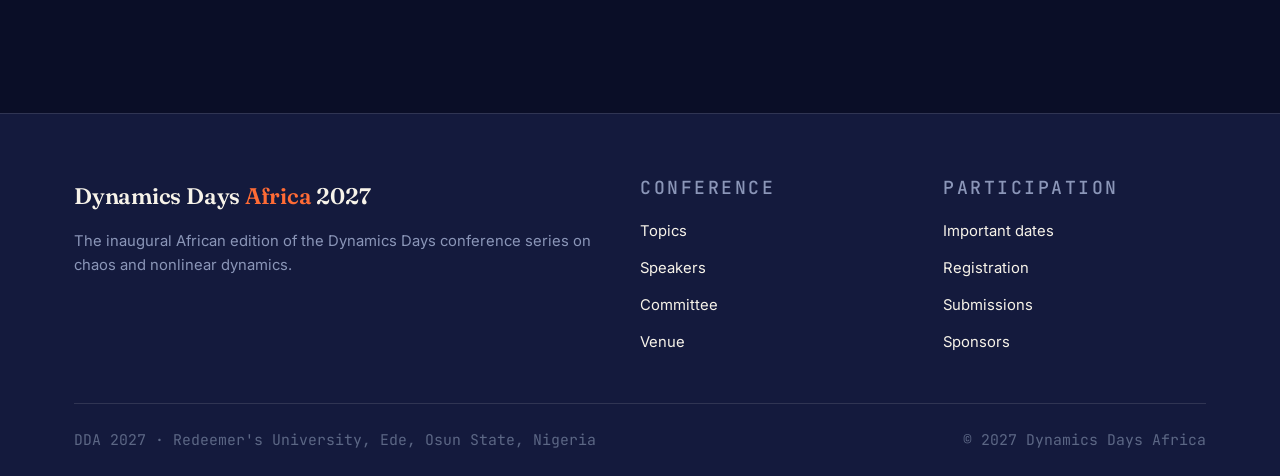
<file: speakers.html>
<!DOCTYPE html>
<html lang="en">
<head>
  <meta charset="UTF-8">
  <meta name="viewport" content="width=device-width, initial-scale=1.0">
  <title>Invited Speakers · Dynamics Days Africa 2027</title>
  <meta name="description" content="Plenary and invited speakers for Dynamics Days Africa 2027.">
  <link rel="preconnect" href="https://fonts.googleapis.com">
  <link rel="preconnect" href="https://fonts.gstatic.com" crossorigin>
  <link href="https://fonts.googleapis.com/css2?family=Fraunces:opsz,wght@9..144,400;9..144,500;9..144,600;9..144,700&family=Inter:wght@400;500;600&family=JetBrains+Mono:wght@400;500&display=swap" rel="stylesheet">
  <link rel="stylesheet" href="css/style.css">
</head>
<body>

  <nav class="nav">
    <div class="nav-inner">
      <a href="index.html" class="nav-brand">DDA<span>·</span>2027</a>
      <button class="nav-toggle" aria-label="Menu">
        <svg viewBox="0 0 24 24" fill="none" stroke="currentColor" stroke-width="2"><line x1="3" y1="6" x2="21" y2="6"/><line x1="3" y1="12" x2="21" y2="12"/><line x1="3" y1="18" x2="21" y2="18"/></svg>
      </button>
      <ul class="nav-links">
        <li><a href="index.html">Welcome</a></li>
        <li><a href="topics.html">Topics</a></li>
        <li><a href="speakers.html">Speakers</a></li>
        <li><a href="committee.html">Committee</a></li>
        <li><a href="venue.html">Venue</a></li>
        <li><a href="dates.html">Dates</a></li>
        <li><a href="registration.html">Register</a></li>
        <li><a href="submission.html">Submit</a></li>
      </ul>
    </div>
  </nav>

  <header class="page-header">
    <div class="container">
      <span class="eyebrow">Invited speakers</span>
      <h1>Plenary lineup</h1>
      <p>Leading voices in nonlinear science joining the inaugural African edition. Additional speakers to be announced.</p>
    </div>
  </header>

  <section class="section">
    <div class="container">
      <div class="grid grid-2">
        <div class="person-card">
          <div class="person-avatar">M</div>
          <div class="person-info">
            <h4>Prof. Peter V. E. McClintock</h4>
            <div class="person-affiliation">Lancaster University, United Kingdom</div>
          </div>
        </div>
        <div class="person-card">
          <div class="person-avatar">C</div>
          <div class="person-info">
            <h4>Prof. Cerdeira Hilda</h4>
            <div class="person-affiliation">São Paulo State University, Brazil</div>
          </div>
        </div>
        <div class="person-card">
          <div class="person-avatar">C</div>
          <div class="person-info">
            <h4>Prof. S. K. Dana</h4>
            <div class="person-affiliation">Jadavpur University, India</div>
          </div>
        </div>
        <div class="person-card">
          <div class="person-avatar">C</div>
          <div class="person-info">
            <h4>Prof. R. S. Lebelo</h4>
            <div class="person-affiliation">Vaal University of Technology, South Africa</div>
          </div>
        </div>
        <div class="person-card">
          <div class="person-avatar">C</div>
          <div class="person-info">
            <h4>Prof. Anatole Kenfack</h4>
            <div class="person-affiliation">Free University, Berlin, Germany</div>
          </div>
        </div>
        <div class="person-card">
          <div class="person-avatar">C</div>
          <div class="person-info">
            <h4>Prof. Aneta Stefanovska </h4>
            <div class="person-affiliation">Lancaster University, United Kingdom</div>
          </div>
        </div>
        <div class="person-card">
          <div class="person-avatar">C</div>
          <div class="person-info">
            <h4>Prof. Ibiyinka Fuwape </h4>
            <div class="person-affiliation">Michael and Cecilia Ibru University, Nigeria</div>
          </div>
        </div>
        <div class="person-card">
          <div class="person-avatar">K</div>
          <div class="person-info">
            <h4>Dr. Igor Khovanov  </h4>
            <div class="person-affiliation"> University of Warwick, Coventry, UK</div>
          </div>
        </div>
        <div class="person-card">
          <div class="person-avatar">K</div>
          <div class="person-info">
            <h4>Prof. Haris Skokos  </h4>
            <div class="person-affiliation"> University of Cape Town, South Africa</div>
          </div>
        </div>
        <div class="person-card">
          <div class="person-avatar">K</div>
          <div class="person-info">
            <h4>Prof. Igor Barashenkov   </h4>
            <div class="person-affiliation"> University of Cape Town, South Africa </div>
          </div>
        </div>
        <div class="person-card">
          <div class="person-avatar">K</div>
          <div class="person-info">
            <h4>Dr. Malcolm Hillebrand    </h4>
            <div class="person-affiliation"> University of Cape Town South Africa </div>
          </div>
        </div>
        <div class="person-card">
          <div class="person-avatar">K</div>
          <div class="person-info">
            <h4>Prof. Ginestra Bianconi    </h4>
            <div class="person-affiliation"> Queen Mary University of London, United Kingdom </div>
          </div>
        </div>
      </div>

      <div class="divider"></div>

      <div class="prose">
        <p>The plenary programme will be expanded with additional invited speakers drawn from across the international nonlinear science community, with a deliberate emphasis on including African researchers whose work is shaping the field.</p>
        <p>Interested in proposing an invited speaker or a minisymposium? Contact the local organizing committee via the <a href="committee.html">committee page</a>.</p>
      </div>
    </div>
  </section>

  <footer class="footer">
    <div class="container">
      <div class="footer-grid">
        <div>
          <div class="nav-brand" style="margin-bottom: var(--gap-2);">Dynamics Days <span>Africa</span> 2027</div>
          <p style="color: var(--ink-muted); font-size: var(--step--1);">The inaugural African edition of the Dynamics Days conference series on chaos and nonlinear dynamics.</p>
        </div>
        <div>
          <h4>Conference</h4>
          <ul>
            <li><a href="topics.html">Topics</a></li>
            <li><a href="speakers.html">Speakers</a></li>
            <li><a href="committee.html">Committee</a></li>
            <li><a href="venue.html">Venue</a></li>
          </ul>
        </div>
        <div>
          <h4>Participation</h4>
          <ul>
            <li><a href="dates.html">Important dates</a></li>
            <li><a href="registration.html">Registration</a></li>
            <li><a href="submission.html">Submissions</a></li>
            <li><a href="sponsors.html">Sponsors</a></li>
          </ul>
        </div>
      </div>
      <div class="footer-bottom">
        <div>DDA 2027 · Redeemer's University, Ede, Osun State, Nigeria</div>
        <div>© 2027 Dynamics Days Africa</div>
      </div>
    </div>
  </footer>

  <script src="js/main.js"></script>
</body>
</html>
</file>
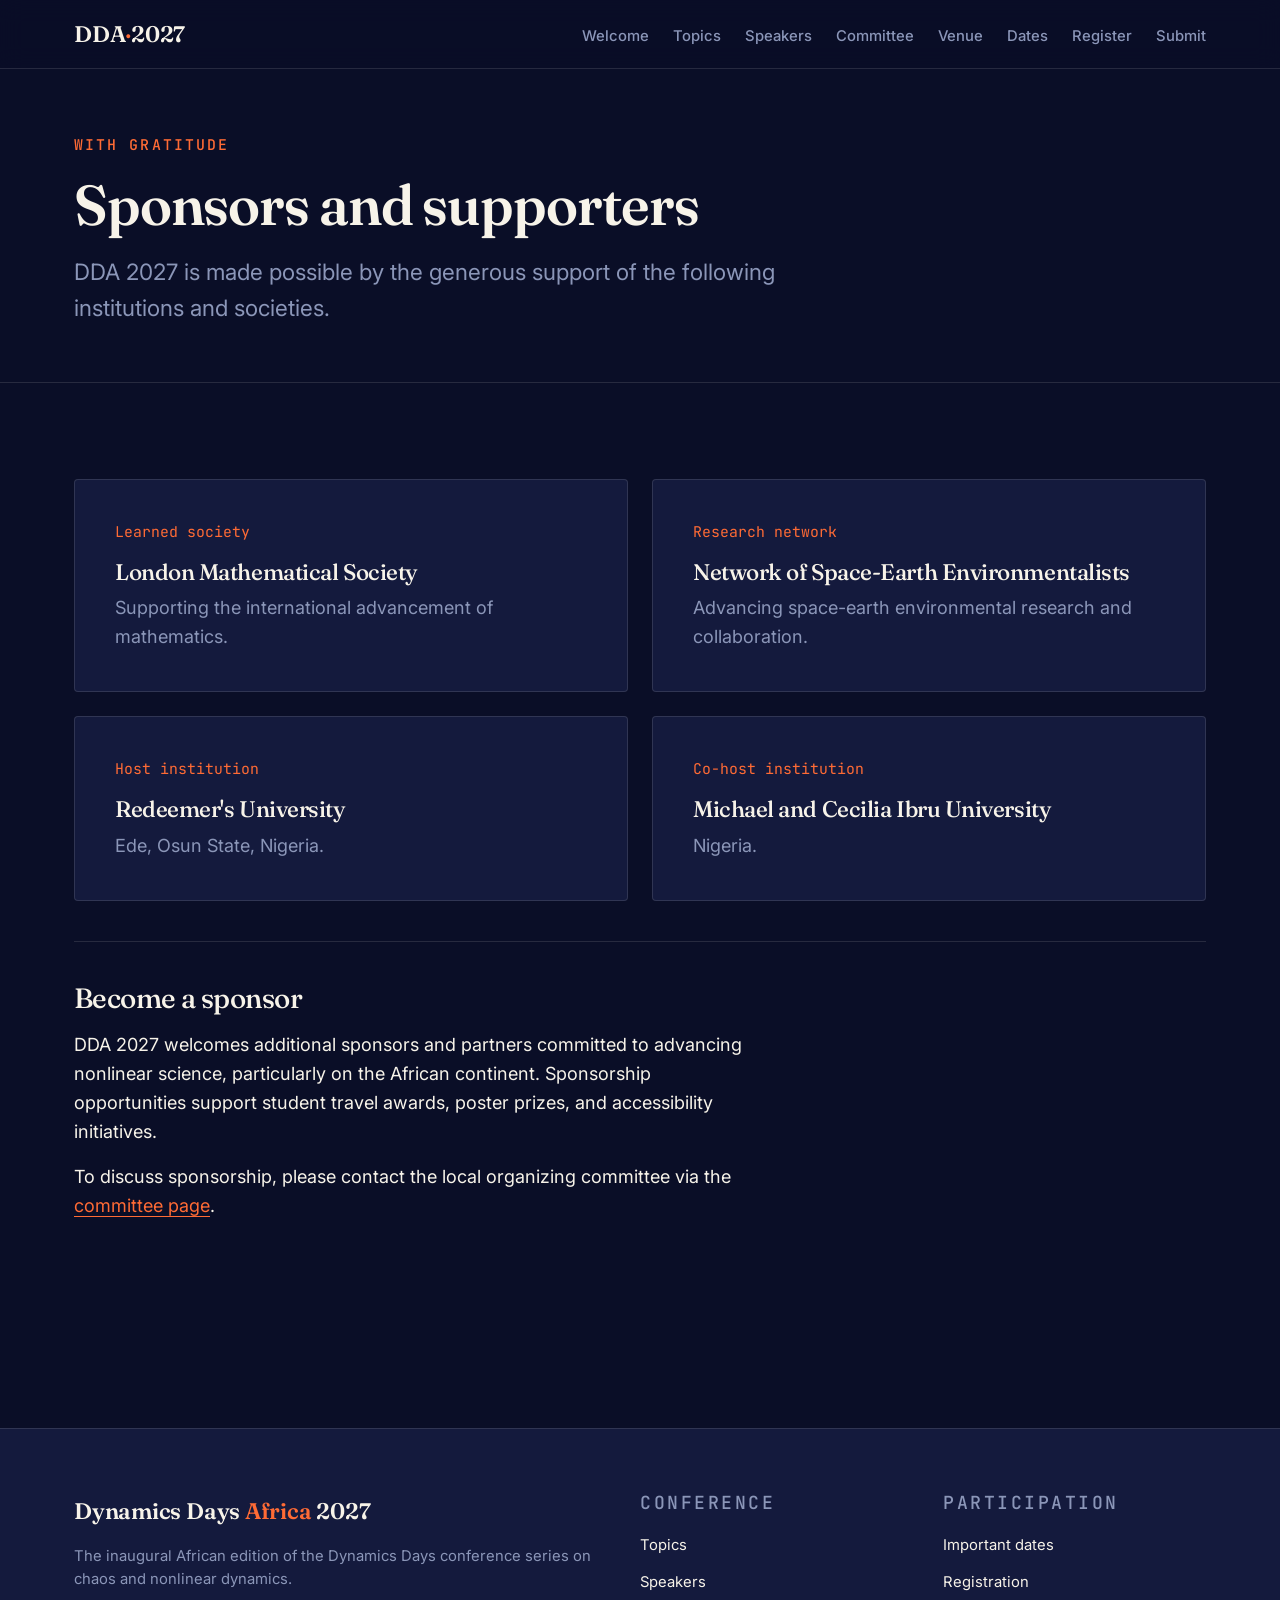
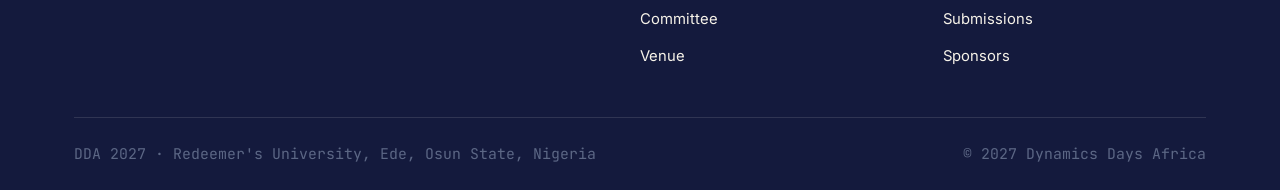
<file: sponsors.html>
<!DOCTYPE html>
<html lang="en">
<head>
  <meta charset="UTF-8">
  <meta name="viewport" content="width=device-width, initial-scale=1.0">
  <title>Sponsors · Dynamics Days Africa 2027</title>
  <meta name="description" content="Sponsors and supporting institutions of Dynamics Days Africa 2027.">
  <link rel="preconnect" href="https://fonts.googleapis.com">
  <link rel="preconnect" href="https://fonts.gstatic.com" crossorigin>
  <link href="https://fonts.googleapis.com/css2?family=Fraunces:opsz,wght@9..144,400;9..144,500;9..144,600;9..144,700&family=Inter:wght@400;500;600&family=JetBrains+Mono:wght@400;500&display=swap" rel="stylesheet">
  <link rel="stylesheet" href="css/style.css">
</head>
<body>

  <nav class="nav">
    <div class="nav-inner">
      <a href="index.html" class="nav-brand">DDA<span>·</span>2027</a>
      <button class="nav-toggle" aria-label="Menu">
        <svg viewBox="0 0 24 24" fill="none" stroke="currentColor" stroke-width="2"><line x1="3" y1="6" x2="21" y2="6"/><line x1="3" y1="12" x2="21" y2="12"/><line x1="3" y1="18" x2="21" y2="18"/></svg>
      </button>
      <ul class="nav-links">
        <li><a href="index.html">Welcome</a></li>
        <li><a href="topics.html">Topics</a></li>
        <li><a href="speakers.html">Speakers</a></li>
        <li><a href="committee.html">Committee</a></li>
        <li><a href="venue.html">Venue</a></li>
        <li><a href="dates.html">Dates</a></li>
        <li><a href="registration.html">Register</a></li>
        <li><a href="submission.html">Submit</a></li>
      </ul>
    </div>
  </nav>

  <header class="page-header">
    <div class="container">
      <span class="eyebrow">With gratitude</span>
      <h1>Sponsors and supporters</h1>
      <p>DDA 2027 is made possible by the generous support of the following institutions and societies.</p>
    </div>
  </header>

  <section class="section">
    <div class="container">
      <div class="grid grid-2">
        <div class="card" style="padding: var(--gap-4);">
          <div class="card-num">Learned society</div>
          <h3>London Mathematical Society</h3>
          <p>Supporting the international advancement of mathematics.</p>
        </div>

        <div class="card" style="padding: var(--gap-4);">
          <div class="card-num">Research network</div>
          <h3>Network of Space-Earth Environmentalists</h3>
          <p>Advancing space-earth environmental research and collaboration.</p>
        </div>

        <div class="card" style="padding: var(--gap-4);">
          <div class="card-num">Host institution</div>
          <h3>Redeemer's University</h3>
          <p>Ede, Osun State, Nigeria.</p>
        </div>

        <div class="card" style="padding: var(--gap-4);">
          <div class="card-num">Co-host institution</div>
          <h3>Michael and Cecilia Ibru University</h3>
          <p>Nigeria.</p>
        </div>
      </div>

      <div class="divider"></div>

      <div class="prose">
        <h3>Become a sponsor</h3>
        <p>DDA 2027 welcomes additional sponsors and partners committed to advancing nonlinear science, particularly on the African continent. Sponsorship opportunities support student travel awards, poster prizes, and accessibility initiatives.</p>
        <p>To discuss sponsorship, please contact the local organizing committee via the <a href="committee.html">committee page</a>.</p>
      </div>
    </div>
  </section>

  <footer class="footer">
    <div class="container">
      <div class="footer-grid">
        <div>
          <div class="nav-brand" style="margin-bottom: var(--gap-2);">Dynamics Days <span>Africa</span> 2027</div>
          <p style="color: var(--ink-muted); font-size: var(--step--1);">The inaugural African edition of the Dynamics Days conference series on chaos and nonlinear dynamics.</p>
        </div>
        <div>
          <h4>Conference</h4>
          <ul>
            <li><a href="topics.html">Topics</a></li>
            <li><a href="speakers.html">Speakers</a></li>
            <li><a href="committee.html">Committee</a></li>
            <li><a href="venue.html">Venue</a></li>
          </ul>
        </div>
        <div>
          <h4>Participation</h4>
          <ul>
            <li><a href="dates.html">Important dates</a></li>
            <li><a href="registration.html">Registration</a></li>
            <li><a href="submission.html">Submissions</a></li>
            <li><a href="sponsors.html">Sponsors</a></li>
          </ul>
        </div>
      </div>
      <div class="footer-bottom">
        <div>DDA 2027 · Redeemer's University, Ede, Osun State, Nigeria</div>
        <div>© 2027 Dynamics Days Africa</div>
      </div>
    </div>
  </footer>

  <script src="js/main.js"></script>
</body>
</html>
</file>
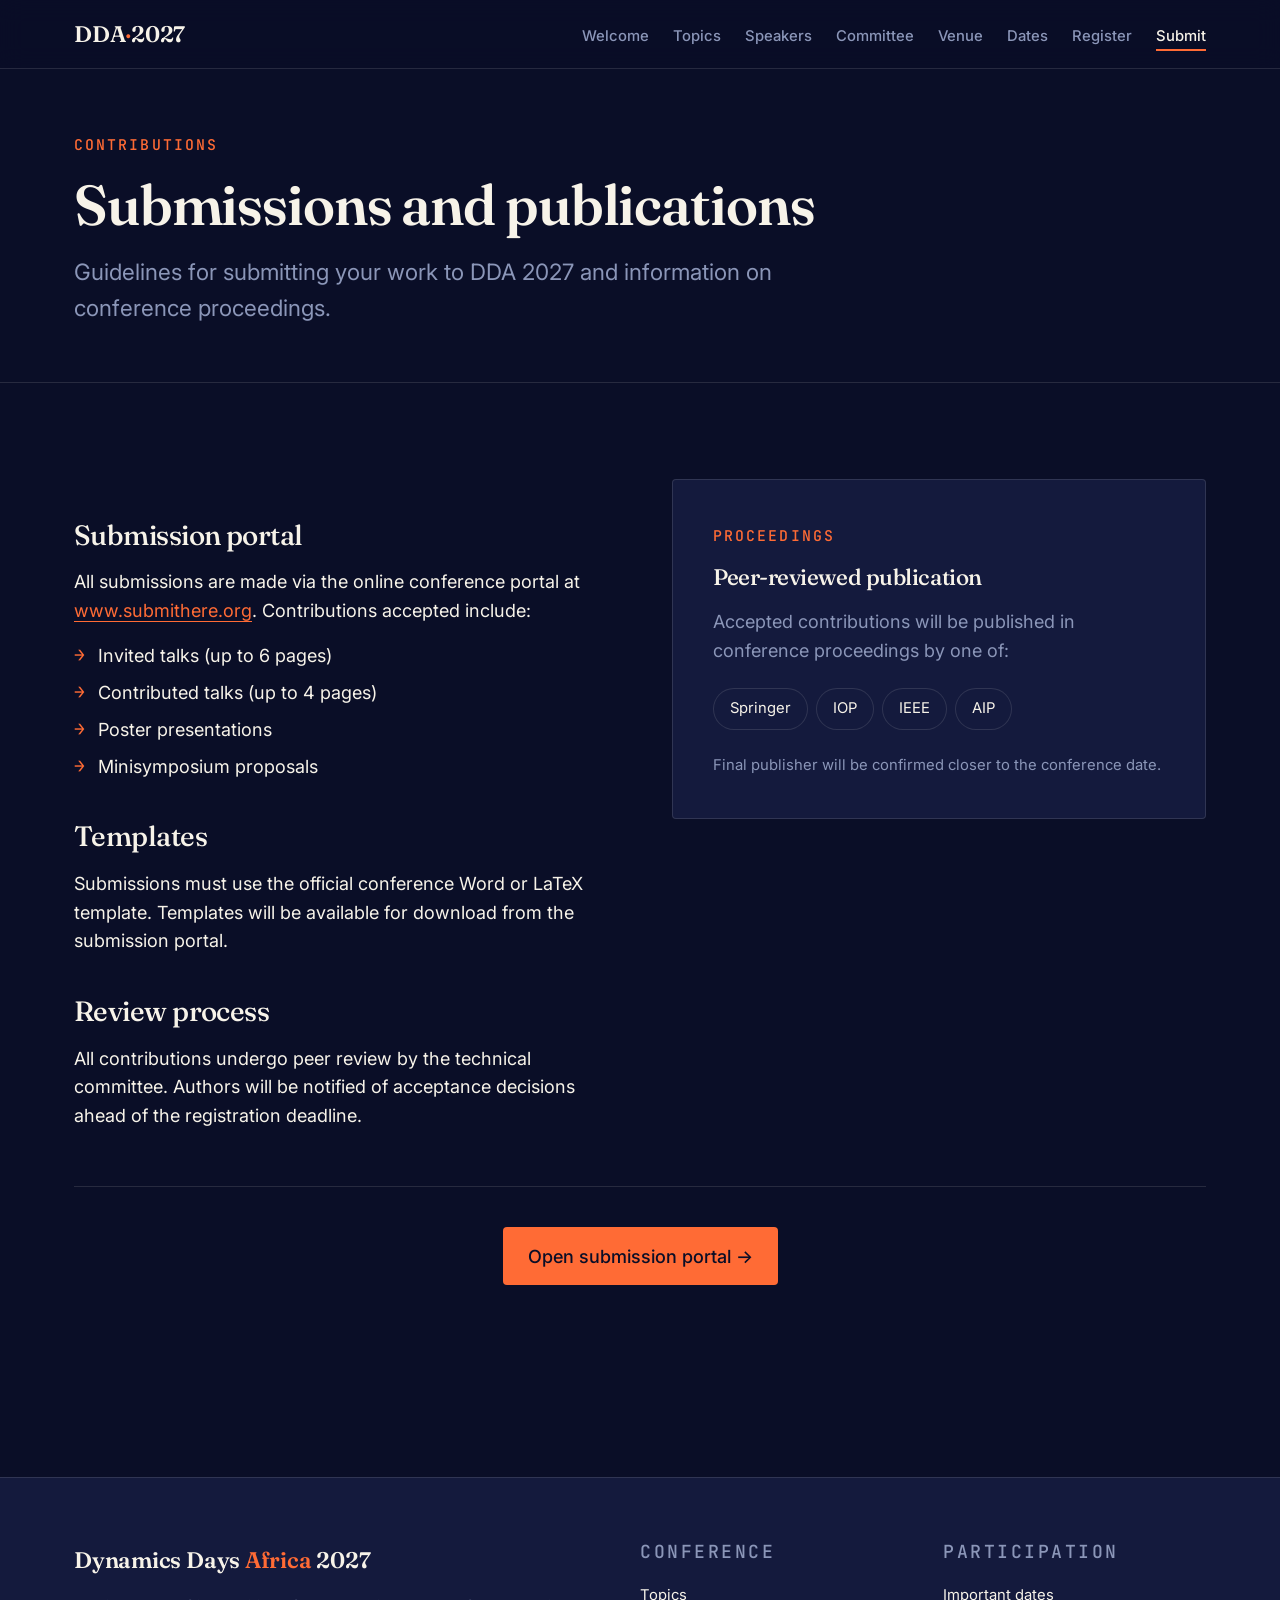
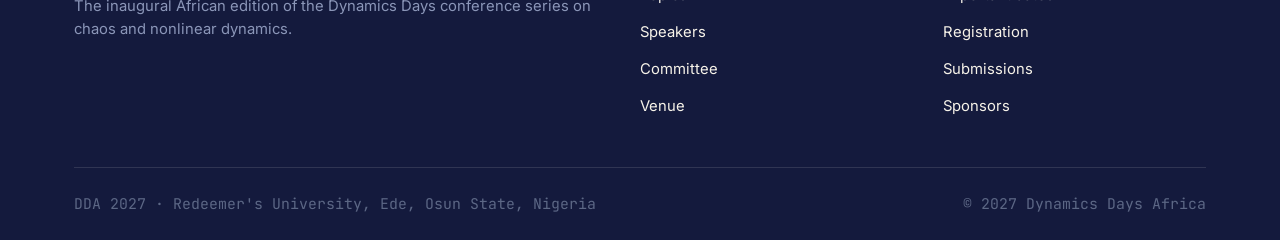
<file: submission.html>
<!DOCTYPE html>
<html lang="en">
<head>
  <meta charset="UTF-8">
  <meta name="viewport" content="width=device-width, initial-scale=1.0">
  <title>Submissions · Dynamics Days Africa 2027</title>
  <meta name="description" content="Abstract submission and publication information for Dynamics Days Africa 2027.">
  <link rel="preconnect" href="https://fonts.googleapis.com">
  <link rel="preconnect" href="https://fonts.gstatic.com" crossorigin>
  <link href="https://fonts.googleapis.com/css2?family=Fraunces:opsz,wght@9..144,400;9..144,500;9..144,600;9..144,700&family=Inter:wght@400;500;600&family=JetBrains+Mono:wght@400;500&display=swap" rel="stylesheet">
  <link rel="stylesheet" href="css/style.css">
</head>
<body>

  <nav class="nav">
    <div class="nav-inner">
      <a href="index.html" class="nav-brand">DDA<span>·</span>2027</a>
      <button class="nav-toggle" aria-label="Menu">
        <svg viewBox="0 0 24 24" fill="none" stroke="currentColor" stroke-width="2"><line x1="3" y1="6" x2="21" y2="6"/><line x1="3" y1="12" x2="21" y2="12"/><line x1="3" y1="18" x2="21" y2="18"/></svg>
      </button>
      <ul class="nav-links">
        <li><a href="index.html">Welcome</a></li>
        <li><a href="topics.html">Topics</a></li>
        <li><a href="speakers.html">Speakers</a></li>
        <li><a href="committee.html">Committee</a></li>
        <li><a href="venue.html">Venue</a></li>
        <li><a href="dates.html">Dates</a></li>
        <li><a href="registration.html">Register</a></li>
        <li><a href="submission.html">Submit</a></li>
      </ul>
    </div>
  </nav>

  <header class="page-header">
    <div class="container">
      <span class="eyebrow">Contributions</span>
      <h1>Submissions and publications</h1>
      <p>Guidelines for submitting your work to DDA 2027 and information on conference proceedings.</p>
    </div>
  </header>

  <section class="section">
    <div class="container">
      <div class="grid grid-2" style="gap: var(--gap-5); align-items: start;">
        <div class="prose">
          <h3>Submission portal</h3>
          <p>All submissions are made via the online conference portal at <a href="https://submithere.org" target="_blank" rel="noopener">www.submithere.org</a>. Contributions accepted include:</p>
          <ul>
            <li>Invited talks (up to 6 pages)</li>
            <li>Contributed talks (up to 4 pages)</li>
            <li>Poster presentations</li>
            <li>Minisymposium proposals</li>
          </ul>

          <h3>Templates</h3>
          <p>Submissions must use the official conference Word or LaTeX template. Templates will be available for download from the submission portal.</p>

          <h3>Review process</h3>
          <p>All contributions undergo peer review by the technical committee. Authors will be notified of acceptance decisions ahead of the registration deadline.</p>
        </div>

        <div class="card" style="padding: var(--gap-4);">
          <span class="eyebrow">Proceedings</span>
          <h3 style="margin-top: var(--gap-2); margin-bottom: var(--gap-2);">Peer-reviewed publication</h3>
          <p style="color: var(--ink-muted); margin-bottom: var(--gap-3);">Accepted contributions will be published in conference proceedings by one of:</p>
          <div class="topics-grid">
            <span class="topic-pill">Springer</span>
            <span class="topic-pill">IOP</span>
            <span class="topic-pill">IEEE</span>
            <span class="topic-pill">AIP</span>
          </div>
          <p style="margin-top: var(--gap-3); color: var(--ink-muted); font-size: var(--step--1);">Final publisher will be confirmed closer to the conference date.</p>
        </div>
      </div>

      <div class="divider"></div>

      <div style="text-align: center;">
        <a href="https://submithere.org" class="btn btn-primary" target="_blank" rel="noopener">Open submission portal →</a>
      </div>
    </div>
  </section>

  <footer class="footer">
    <div class="container">
      <div class="footer-grid">
        <div>
          <div class="nav-brand" style="margin-bottom: var(--gap-2);">Dynamics Days <span>Africa</span> 2027</div>
          <p style="color: var(--ink-muted); font-size: var(--step--1);">The inaugural African edition of the Dynamics Days conference series on chaos and nonlinear dynamics.</p>
        </div>
        <div>
          <h4>Conference</h4>
          <ul>
            <li><a href="topics.html">Topics</a></li>
            <li><a href="speakers.html">Speakers</a></li>
            <li><a href="committee.html">Committee</a></li>
            <li><a href="venue.html">Venue</a></li>
          </ul>
        </div>
        <div>
          <h4>Participation</h4>
          <ul>
            <li><a href="dates.html">Important dates</a></li>
            <li><a href="registration.html">Registration</a></li>
            <li><a href="submission.html">Submissions</a></li>
            <li><a href="sponsors.html">Sponsors</a></li>
          </ul>
        </div>
      </div>
      <div class="footer-bottom">
        <div>DDA 2027 · Redeemer's University, Ede, Osun State, Nigeria</div>
        <div>© 2027 Dynamics Days Africa</div>
      </div>
    </div>
  </footer>

  <script src="js/main.js"></script>
</body>
</html>
</file>
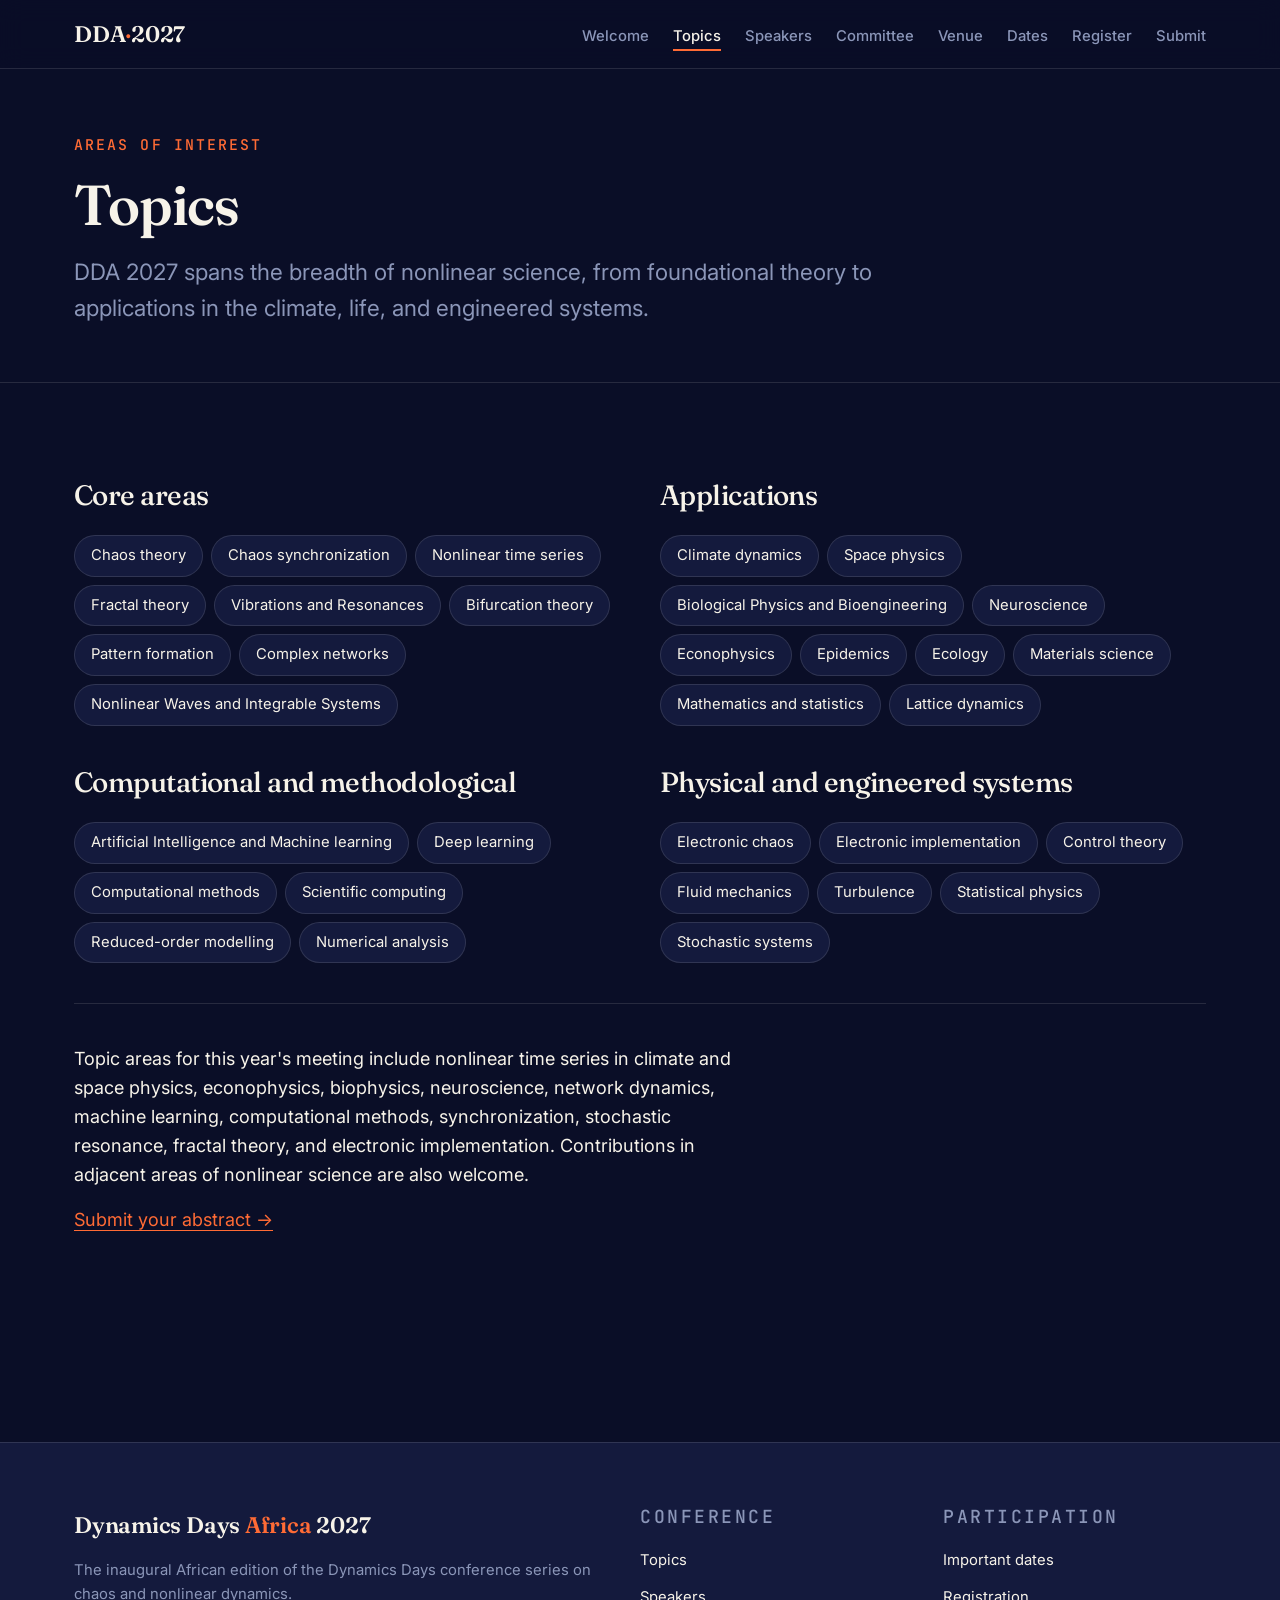
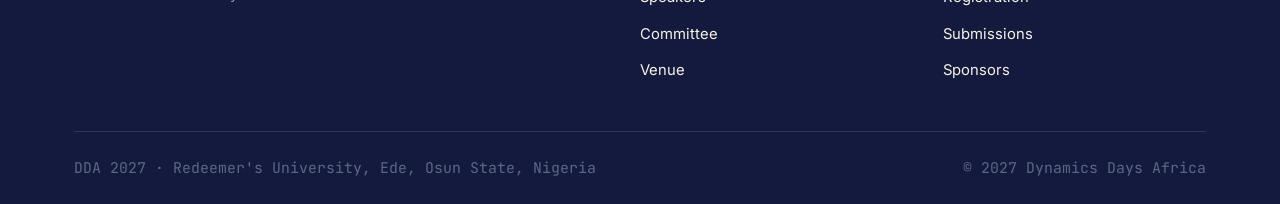
<file: topics.html>
<!DOCTYPE html>
<html lang="en">
<head>
  <meta charset="UTF-8">
  <meta name="viewport" content="width=device-width, initial-scale=1.0">
  <title>Topics · Dynamics Days Africa 2027</title>
  <meta name="description" content="Topic areas for Dynamics Days Africa 2027, covering nonlinear time series, biophysics, machine learning, fractals, and more.">
  <link rel="preconnect" href="https://fonts.googleapis.com">
  <link rel="preconnect" href="https://fonts.gstatic.com" crossorigin>
  <link href="https://fonts.googleapis.com/css2?family=Fraunces:opsz,wght@9..144,400;9..144,500;9..144,600;9..144,700&family=Inter:wght@400;500;600&family=JetBrains+Mono:wght@400;500&display=swap" rel="stylesheet">
  <link rel="stylesheet" href="css/style.css">
</head>
<body>

  <nav class="nav">
    <div class="nav-inner">
      <a href="index.html" class="nav-brand">DDA<span>·</span>2027</a>
      <button class="nav-toggle" aria-label="Menu">
        <svg viewBox="0 0 24 24" fill="none" stroke="currentColor" stroke-width="2"><line x1="3" y1="6" x2="21" y2="6"/><line x1="3" y1="12" x2="21" y2="12"/><line x1="3" y1="18" x2="21" y2="18"/></svg>
      </button>
      <ul class="nav-links">
        <li><a href="index.html">Welcome</a></li>
        <li><a href="topics.html">Topics</a></li>
        <li><a href="speakers.html">Speakers</a></li>
        <li><a href="committee.html">Committee</a></li>
        <li><a href="venue.html">Venue</a></li>
        <li><a href="dates.html">Dates</a></li>
        <li><a href="registration.html">Register</a></li>
        <li><a href="submission.html">Submit</a></li>
      </ul>
    </div>
  </nav>

  <header class="page-header">
    <div class="container">
      <span class="eyebrow">Areas of interest</span>
      <h1>Topics</h1>
      <p>DDA 2027 spans the breadth of nonlinear science, from foundational theory to applications in the climate, life, and engineered systems.</p>
    </div>
  </header>

  <section class="section">
    <div class="container">
      <div class="grid grid-2" style="gap: var(--gap-4);">
        <div>
          <h3 style="margin-bottom: var(--gap-2);">Core areas</h3>
          <div class="topics-grid">
            <span class="topic-pill">Chaos theory</span>
            <span class="topic-pill">Chaos synchronization</span>
            <span class="topic-pill">Nonlinear time series</span>
            <span class="topic-pill">Fractal theory</span>
            <span class="topic-pill">Vibrations and Resonances</span>
            <span class="topic-pill">Bifurcation theory</span>
            <span class="topic-pill">Pattern formation</span>
            <span class="topic-pill">Complex networks</span>
            <span class="topic-pill">Nonlinear Waves and Integrable Systems </span>
          </div>
        </div>

        <div>
          <h3 style="margin-bottom: var(--gap-2);">Applications</h3>
          <div class="topics-grid">
            <span class="topic-pill">Climate dynamics</span>
            <span class="topic-pill">Space physics</span>
            <span class="topic-pill">Biological Physics and Bioengineering</span>
            <span class="topic-pill">Neuroscience</span>
            <span class="topic-pill">Econophysics</span>
            <span class="topic-pill">Epidemics</span>
            <span class="topic-pill">Ecology</span>
            <span class="topic-pill">Materials science</span>
            <span class="topic-pill">Mathematics and statistics</span>
            <span class="topic-pill">Lattice dynamics</span>
          </div>
        </div>

        <div>
          <h3 style="margin-bottom: var(--gap-2);">Computational and methodological</h3>
          <div class="topics-grid">
            <span class="topic-pill">Artificial Intelligence and Machine learning</span>
            <span class="topic-pill">Deep learning</span>
            <span class="topic-pill">Computational methods</span>
            <span class="topic-pill">Scientific computing</span>
            <span class="topic-pill">Reduced-order modelling</span>
            <span class="topic-pill">Numerical analysis</span>
          </div>
        </div>

        <div>
          <h3 style="margin-bottom: var(--gap-2);">Physical and engineered systems</h3>
          <div class="topics-grid">
            <span class="topic-pill">Electronic chaos</span>
            <span class="topic-pill">Electronic implementation</span>
            <span class="topic-pill">Control theory</span>
            <span class="topic-pill">Fluid mechanics</span>
            <span class="topic-pill">Turbulence</span>
            <span class="topic-pill">Statistical physics</span>
            <span class="topic-pill">Stochastic systems</span>
          </div>
        </div>
      </div>

      <div class="divider"></div>

      <div class="prose">
        <p>Topic areas for this year's meeting include nonlinear time series in climate and space physics, econophysics, biophysics, neuroscience, network dynamics, machine learning, computational methods, synchronization, stochastic resonance, fractal theory, and electronic implementation. Contributions in adjacent areas of nonlinear science are also welcome.</p>
        <p><a href="submission.html">Submit your abstract →</a></p>
      </div>
    </div>
  </section>

  <footer class="footer">
    <div class="container">
      <div class="footer-grid">
        <div>
          <div class="nav-brand" style="margin-bottom: var(--gap-2);">Dynamics Days <span>Africa</span> 2027</div>
          <p style="color: var(--ink-muted); font-size: var(--step--1);">The inaugural African edition of the Dynamics Days conference series on chaos and nonlinear dynamics.</p>
        </div>
        <div>
          <h4>Conference</h4>
          <ul>
            <li><a href="topics.html">Topics</a></li>
            <li><a href="speakers.html">Speakers</a></li>
            <li><a href="committee.html">Committee</a></li>
            <li><a href="venue.html">Venue</a></li>
          </ul>
        </div>
        <div>
          <h4>Participation</h4>
          <ul>
            <li><a href="dates.html">Important dates</a></li>
            <li><a href="registration.html">Registration</a></li>
            <li><a href="submission.html">Submissions</a></li>
            <li><a href="sponsors.html">Sponsors</a></li>
          </ul>
        </div>
      </div>
      <div class="footer-bottom">
        <div>DDA 2027 · Redeemer's University, Ede, Osun State, Nigeria</div>
        <div>© 2027 Dynamics Days Africa</div>
      </div>
    </div>
  </footer>

  <script src="js/main.js"></script>
</body>
</html>
</file>
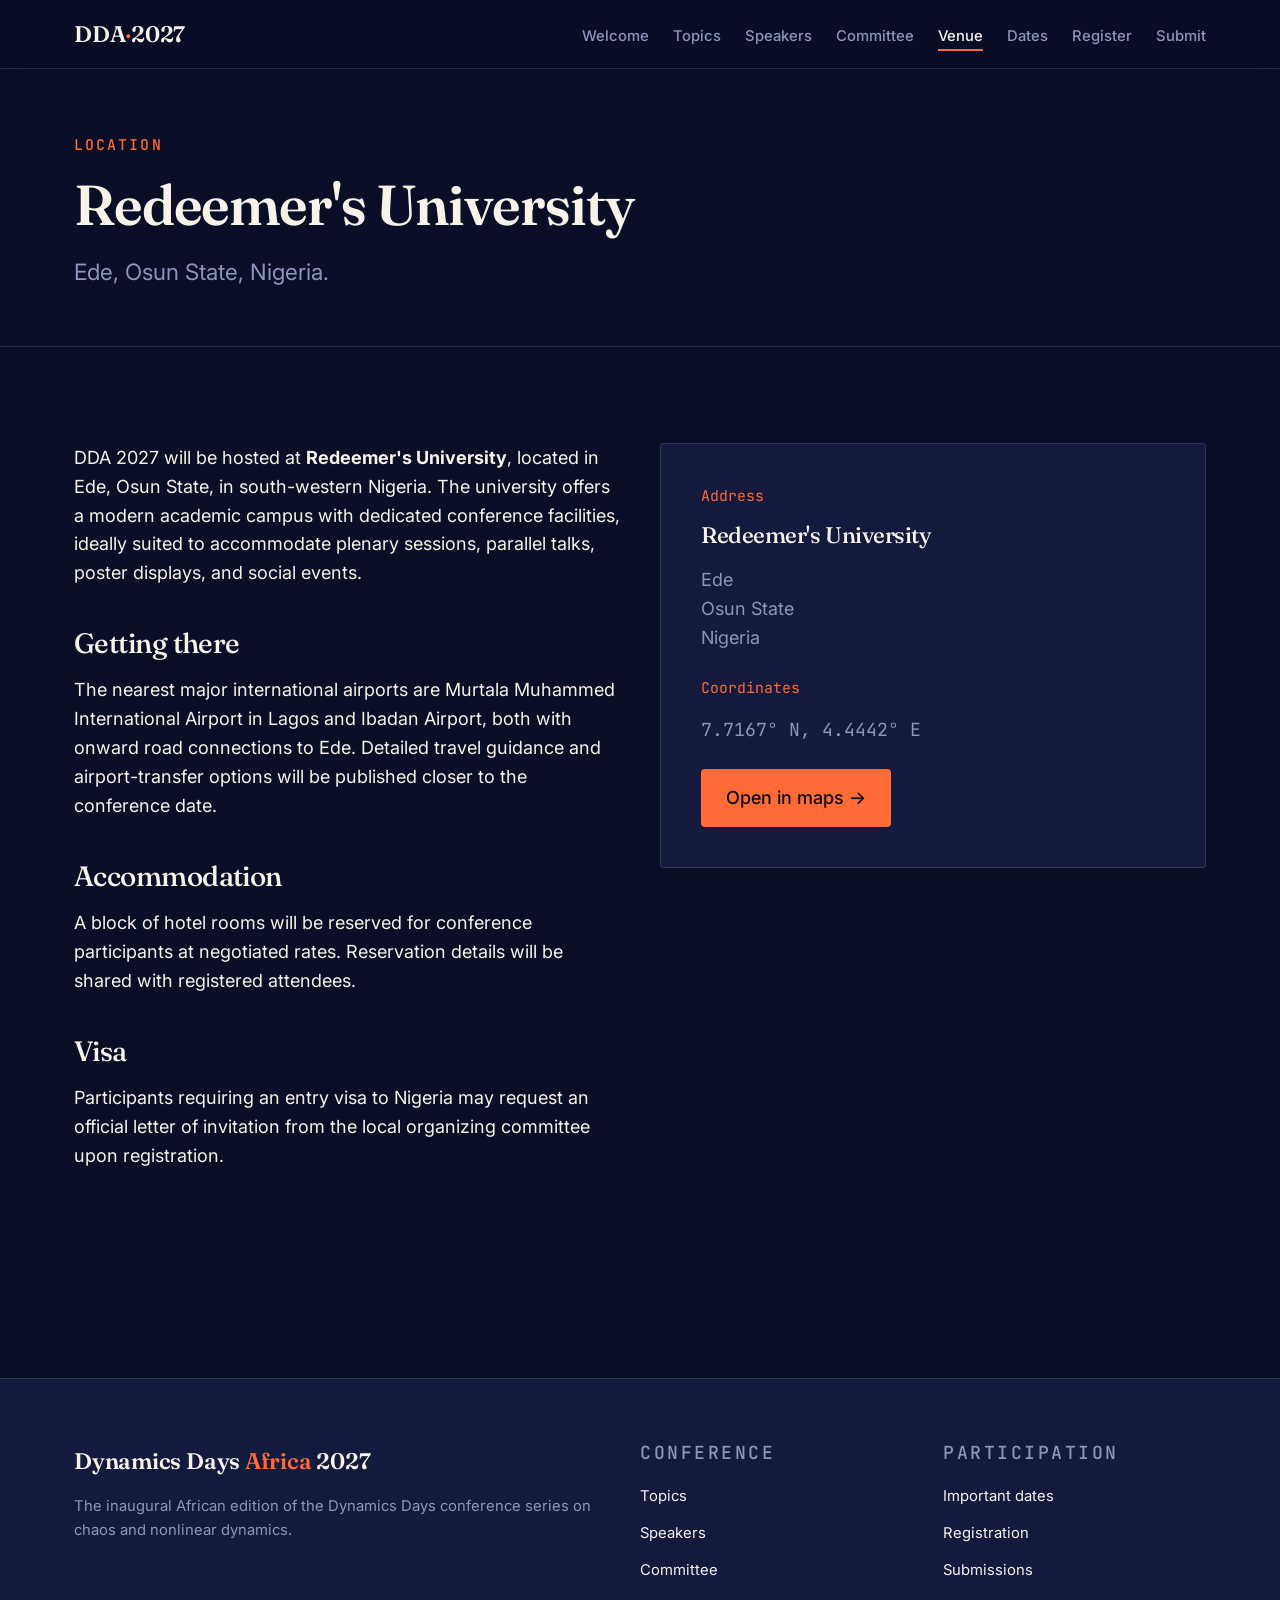
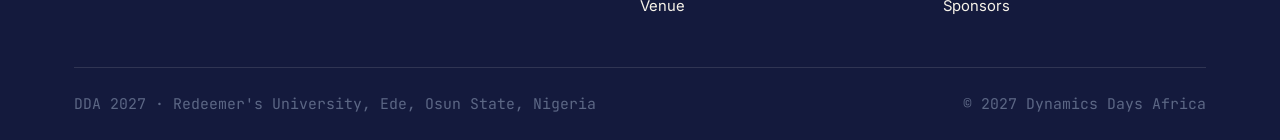
<file: venue.html>
<!DOCTYPE html>
<html lang="en">
<head>
  <meta charset="UTF-8">
  <meta name="viewport" content="width=device-width, initial-scale=1.0">
  <title>Venue · Dynamics Days Africa 2027</title>
  <meta name="description" content="Venue information for Dynamics Days Africa 2027 at Redeemer's University, Ede, Osun State, Nigeria.">
  <link rel="preconnect" href="https://fonts.googleapis.com">
  <link rel="preconnect" href="https://fonts.gstatic.com" crossorigin>
  <link href="https://fonts.googleapis.com/css2?family=Fraunces:opsz,wght@9..144,400;9..144,500;9..144,600;9..144,700&family=Inter:wght@400;500;600&family=JetBrains+Mono:wght@400;500&display=swap" rel="stylesheet">
  <link rel="stylesheet" href="css/style.css">
</head>
<body>

  <nav class="nav">
    <div class="nav-inner">
      <a href="index.html" class="nav-brand">DDA<span>·</span>2027</a>
      <button class="nav-toggle" aria-label="Menu">
        <svg viewBox="0 0 24 24" fill="none" stroke="currentColor" stroke-width="2"><line x1="3" y1="6" x2="21" y2="6"/><line x1="3" y1="12" x2="21" y2="12"/><line x1="3" y1="18" x2="21" y2="18"/></svg>
      </button>
      <ul class="nav-links">
        <li><a href="index.html">Welcome</a></li>
        <li><a href="topics.html">Topics</a></li>
        <li><a href="speakers.html">Speakers</a></li>
        <li><a href="committee.html">Committee</a></li>
        <li><a href="venue.html">Venue</a></li>
        <li><a href="dates.html">Dates</a></li>
        <li><a href="registration.html">Register</a></li>
        <li><a href="submission.html">Submit</a></li>
      </ul>
    </div>
  </nav>

  <header class="page-header">
    <div class="container">
      <span class="eyebrow">Location</span>
      <h1>Redeemer's University</h1>
      <p>Ede, Osun State, Nigeria.</p>
    </div>
  </header>

  <section class="section">
    <div class="container">
      <div class="grid grid-2" style="gap: var(--gap-4); align-items: start;">
        <div class="prose">
          <p>DDA 2027 will be hosted at <strong>Redeemer's University</strong>, located in Ede, Osun State, in south-western Nigeria. The university offers a modern academic campus with dedicated conference facilities, ideally suited to accommodate plenary sessions, parallel talks, poster displays, and social events.</p>

          <h3>Getting there</h3>
          <p>The nearest major international airports are Murtala Muhammed International Airport in Lagos and Ibadan Airport, both with onward road connections to Ede. Detailed travel guidance and airport-transfer options will be published closer to the conference date.</p>

          <h3>Accommodation</h3>
          <p>A block of hotel rooms will be reserved for conference participants at negotiated rates. Reservation details will be shared with registered attendees.</p>

          <h3>Visa</h3>
          <p>Participants requiring an entry visa to Nigeria may request an official letter of invitation from the local organizing committee upon registration.</p>
        </div>

        <div class="card" style="padding: var(--gap-4);">
          <div class="card-num">Address</div>
          <h3 style="margin-bottom: var(--gap-2);">Redeemer's University</h3>
          <p style="color: var(--ink-muted); margin-bottom: var(--gap-3);">Ede<br>Osun State<br>Nigeria</p>

          <div class="card-num" style="margin-top: var(--gap-3);">Coordinates</div>
          <p class="mono" style="margin-bottom: var(--gap-3);">7.7167° N, 4.4442° E</p>

          <a href="https://www.google.com/maps/search/?api=1&query=Redeemer%27s+University+Ede+Osun+State+Nigeria" class="btn btn-primary" target="_blank" rel="noopener">Open in maps →</a>
        </div>
      </div>
    </div>
  </section>

  <footer class="footer">
    <div class="container">
      <div class="footer-grid">
        <div>
          <div class="nav-brand" style="margin-bottom: var(--gap-2);">Dynamics Days <span>Africa</span> 2027</div>
          <p style="color: var(--ink-muted); font-size: var(--step--1);">The inaugural African edition of the Dynamics Days conference series on chaos and nonlinear dynamics.</p>
        </div>
        <div>
          <h4>Conference</h4>
          <ul>
            <li><a href="topics.html">Topics</a></li>
            <li><a href="speakers.html">Speakers</a></li>
            <li><a href="committee.html">Committee</a></li>
            <li><a href="venue.html">Venue</a></li>
          </ul>
        </div>
        <div>
          <h4>Participation</h4>
          <ul>
            <li><a href="dates.html">Important dates</a></li>
            <li><a href="registration.html">Registration</a></li>
            <li><a href="submission.html">Submissions</a></li>
            <li><a href="sponsors.html">Sponsors</a></li>
          </ul>
        </div>
      </div>
      <div class="footer-bottom">
        <div>DDA 2027 · Redeemer's University, Ede, Osun State, Nigeria</div>
        <div>© 2027 Dynamics Days Africa</div>
      </div>
    </div>
  </footer>

  <script src="js/main.js"></script>
</body>
</html>
</file>
<file: css/style.css>
/* ============================================================
   Dynamics Days Africa 2027 — Stylesheet
   ============================================================ */

:root {
  /* Palette */
  --bg: #0A0E27;
  --bg-elevated: #141A3D;
  --bg-surface: #1F2951;
  --ink: #F7F3E9;
  --ink-muted: #8B96B8;
  --ink-dim: #5C6785;
  --accent: #FF6B35;
  --accent-2: #40C9A2;
  --gold: #FFD23F;
  --rule: rgba(247, 243, 233, 0.12);

  /* Typography */
  --font-display: "Fraunces", "Playfair Display", Georgia, serif;
  --font-body: "Inter", -apple-system, BlinkMacSystemFont, "Segoe UI", sans-serif;
  --font-mono: "JetBrains Mono", "Menlo", "Courier New", monospace;

  /* Scale */
  --step--1: clamp(0.83rem, 0.80rem + 0.16vw, 0.94rem);
  --step-0: clamp(1rem, 0.95rem + 0.24vw, 1.13rem);
  --step-1: clamp(1.20rem, 1.13rem + 0.35vw, 1.42rem);
  --step-2: clamp(1.44rem, 1.34rem + 0.51vw, 1.80rem);
  --step-3: clamp(1.73rem, 1.60rem + 0.75vw, 2.28rem);
  --step-4: clamp(2.07rem, 1.90rem + 1.10vw, 2.89rem);
  --step-5: clamp(2.49rem, 2.24rem + 1.60vw, 3.66rem);
  --step-6: clamp(2.99rem, 2.65rem + 2.32vw, 4.64rem);

  /* Spacing */
  --gap-1: 0.5rem;
  --gap-2: 1rem;
  --gap-3: 1.5rem;
  --gap-4: 2.5rem;
  --gap-5: 4rem;
  --gap-6: 6rem;

  /* Container */
  --container: 1180px;
  --radius: 4px;
}

* {
  box-sizing: border-box;
  margin: 0;
  padding: 0;
}

html {
  scroll-behavior: smooth;
}

body {
  font-family: var(--font-body);
  font-size: var(--step-0);
  line-height: 1.6;
  color: var(--ink);
  background: var(--bg);
  min-height: 100vh;
  -webkit-font-smoothing: antialiased;
  -moz-osx-font-smoothing: grayscale;
  overflow-x: hidden;
}

/* ============================================================
   Typography
   ============================================================ */

h1, h2, h3, h4 {
  font-family: var(--font-display);
  font-weight: 500;
  line-height: 1.15;
  letter-spacing: -0.02em;
  color: var(--ink);
}

h1 { font-size: var(--step-6); font-weight: 600; }
h2 { font-size: var(--step-4); }
h3 { font-size: var(--step-2); }
h4 { font-size: var(--step-1); }

p {
  margin-bottom: var(--gap-2);
  color: var(--ink);
  max-width: 68ch;
}

a {
  color: var(--accent);
  text-decoration: none;
  transition: color 0.2s ease;
}

a:hover {
  color: var(--gold);
}

.eyebrow {
  font-family: var(--font-mono);
  font-size: var(--step--1);
  text-transform: uppercase;
  letter-spacing: 0.14em;
  color: var(--accent);
  font-weight: 500;
}

.mono {
  font-family: var(--font-mono);
  font-size: 0.94em;
  color: var(--ink-muted);
}

/* ============================================================
   Layout
   ============================================================ */

.container {
  max-width: var(--container);
  margin: 0 auto;
  padding: 0 var(--gap-3);
}

.section {
  padding: var(--gap-6) 0;
}

.section-tight {
  padding: var(--gap-5) 0;
}

/* ============================================================
   Navigation
   ============================================================ */

.nav {
  position: sticky;
  top: 0;
  z-index: 100;
  background: rgba(10, 14, 39, 0.85);
  backdrop-filter: blur(12px);
  -webkit-backdrop-filter: blur(12px);
  border-bottom: 1px solid var(--rule);
}

.nav-inner {
  max-width: var(--container);
  margin: 0 auto;
  padding: var(--gap-2) var(--gap-3);
  display: flex;
  align-items: center;
  justify-content: space-between;
  gap: var(--gap-3);
}

.nav-brand {
  font-family: var(--font-display);
  font-weight: 600;
  font-size: var(--step-1);
  color: var(--ink);
  letter-spacing: -0.01em;
}

.nav-brand span {
  color: var(--accent);
}

.nav-links {
  display: flex;
  gap: var(--gap-3);
  list-style: none;
  align-items: center;
}

.nav-links a {
  color: var(--ink-muted);
  font-size: var(--step--1);
  font-weight: 500;
  transition: color 0.2s ease;
  position: relative;
}

.nav-links a:hover,
.nav-links a.active {
  color: var(--ink);
}

.nav-links a.active::after {
  content: "";
  position: absolute;
  bottom: -6px;
  left: 0;
  right: 0;
  height: 2px;
  background: var(--accent);
}

.nav-toggle {
  display: none;
  background: none;
  border: none;
  color: var(--ink);
  cursor: pointer;
  padding: 0.5rem;
}

.nav-toggle svg {
  width: 24px;
  height: 24px;
}

/* ============================================================
   Hero
   ============================================================ */

.hero {
  position: relative;
  padding: var(--gap-6) 0 var(--gap-5);
  overflow: hidden;
}

.hero-inner {
  position: relative;
  z-index: 2;
  display: grid;
  grid-template-columns: 1fr 1fr;
  gap: var(--gap-5);
  align-items: center;
}

.hero-meta {
  font-family: var(--font-mono);
  font-size: var(--step--1);
  text-transform: uppercase;
  letter-spacing: 0.16em;
  color: var(--accent);
  margin-bottom: var(--gap-2);
  display: flex;
  align-items: center;
  gap: var(--gap-2);
}

.hero-meta::before {
  content: "";
  width: 40px;
  height: 1px;
  background: var(--accent);
}

.hero h1 {
  margin-bottom: var(--gap-3);
}

.hero h1 .accent {
  color: var(--accent);
  font-style: italic;
}

.hero-tagline {
  font-size: var(--step-1);
  color: var(--ink-muted);
  margin-bottom: var(--gap-4);
  max-width: 32ch;
  line-height: 1.5;
}

.hero-details {
  display: flex;
  gap: var(--gap-4);
  margin-bottom: var(--gap-4);
  flex-wrap: wrap;
}

.hero-detail {
  border-left: 2px solid var(--accent);
  padding-left: var(--gap-2);
}

.hero-detail-label {
  font-family: var(--font-mono);
  font-size: var(--step--1);
  text-transform: uppercase;
  letter-spacing: 0.1em;
  color: var(--ink-muted);
  margin-bottom: 0.25rem;
}

.hero-detail-value {
  font-family: var(--font-display);
  font-size: var(--step-2);
  font-weight: 500;
  color: var(--ink);
}

.hero-cta {
  display: flex;
  gap: var(--gap-2);
  flex-wrap: wrap;
}

.attractor {
  position: relative;
  width: 100%;
  aspect-ratio: 1 / 1;
  max-width: 500px;
  margin: 0 auto;
}

.attractor svg {
  width: 100%;
  height: 100%;
}

/* ============================================================
   Buttons
   ============================================================ */

.btn {
  display: inline-flex;
  align-items: center;
  gap: 0.5rem;
  padding: 0.85rem 1.5rem;
  font-family: var(--font-body);
  font-size: var(--step-0);
  font-weight: 500;
  border-radius: var(--radius);
  cursor: pointer;
  transition: all 0.2s ease;
  border: 1px solid transparent;
  text-decoration: none;
}

.btn-primary {
  background: var(--accent);
  color: var(--bg);
}

.btn-primary:hover {
  background: var(--gold);
  color: var(--bg);
  transform: translateY(-1px);
}

.btn-secondary {
  background: transparent;
  color: var(--ink);
  border-color: var(--rule);
}

.btn-secondary:hover {
  border-color: var(--ink);
  color: var(--ink);
}

/* ============================================================
   Content sections
   ============================================================ */

.section-header {
  margin-bottom: var(--gap-4);
  max-width: 40rem;
}

.section-header h2 {
  margin-bottom: var(--gap-2);
}

.section-header p {
  color: var(--ink-muted);
  font-size: var(--step-1);
}

.divider {
  height: 1px;
  background: var(--rule);
  margin: var(--gap-4) 0;
}

/* Card grids */

.grid {
  display: grid;
  gap: var(--gap-3);
}

.grid-2 { grid-template-columns: repeat(2, 1fr); }
.grid-3 { grid-template-columns: repeat(3, 1fr); }
.grid-4 { grid-template-columns: repeat(4, 1fr); }

.card {
  background: var(--bg-elevated);
  border: 1px solid var(--rule);
  border-radius: var(--radius);
  padding: var(--gap-3);
  transition: all 0.2s ease;
}

.card:hover {
  border-color: rgba(255, 107, 53, 0.3);
  transform: translateY(-2px);
}

.card-num {
  font-family: var(--font-mono);
  font-size: var(--step--1);
  color: var(--accent);
  margin-bottom: var(--gap-2);
}

.card h3 {
  font-size: var(--step-1);
  margin-bottom: var(--gap-1);
}

.card p {
  color: var(--ink-muted);
  font-size: var(--step-0);
  margin-bottom: 0;
}

/* Topics list — pill style */

.topics-grid {
  display: flex;
  flex-wrap: wrap;
  gap: var(--gap-1);
  margin-top: var(--gap-3);
}

.topic-pill {
  background: var(--bg-elevated);
  border: 1px solid var(--rule);
  border-radius: 999px;
  padding: 0.5rem 1rem;
  font-size: var(--step--1);
  color: var(--ink);
  transition: all 0.2s ease;
  font-family: var(--font-body);
}

.topic-pill:hover {
  border-color: var(--accent);
  color: var(--accent);
  cursor: default;
}

/* Speaker/committee card */

.person-card {
  background: var(--bg-elevated);
  border: 1px solid var(--rule);
  border-radius: var(--radius);
  padding: var(--gap-3);
  display: flex;
  gap: var(--gap-3);
  align-items: flex-start;
  transition: all 0.2s ease;
}

.person-card:hover {
  border-color: rgba(255, 107, 53, 0.3);
}

.person-avatar {
  width: 56px;
  height: 56px;
  border-radius: 50%;
  background: linear-gradient(135deg, var(--accent), var(--gold));
  color: var(--bg);
  display: flex;
  align-items: center;
  justify-content: center;
  font-family: var(--font-display);
  font-weight: 600;
  font-size: var(--step-1);
  flex-shrink: 0;
}

.person-info h4 {
  font-size: var(--step-1);
  margin-bottom: 0.25rem;
}

.person-affiliation {
  color: var(--ink-muted);
  font-size: var(--step--1);
}

/* Dates timeline */

.timeline {
  position: relative;
  padding-left: var(--gap-3);
}

.timeline::before {
  content: "";
  position: absolute;
  left: 0;
  top: 0;
  bottom: 0;
  width: 2px;
  background: var(--rule);
}

.timeline-item {
  position: relative;
  padding-bottom: var(--gap-4);
}

.timeline-item::before {
  content: "";
  position: absolute;
  left: calc(-1 * var(--gap-3) - 4px);
  top: 6px;
  width: 10px;
  height: 10px;
  border-radius: 50%;
  background: var(--accent);
  box-shadow: 0 0 0 3px var(--bg);
}

.timeline-item .mono {
  color: var(--accent);
  font-size: var(--step--1);
  text-transform: uppercase;
  letter-spacing: 0.1em;
  margin-bottom: 0.25rem;
  display: block;
}

.timeline-item h4 {
  font-size: var(--step-1);
  margin-bottom: 0.25rem;
}

.timeline-item p {
  color: var(--ink-muted);
  font-size: var(--step-0);
  margin-bottom: 0;
}

/* Registration fee table */

.fee-table {
  border: 1px solid var(--rule);
  border-radius: var(--radius);
  overflow: hidden;
}

.fee-row {
  display: grid;
  grid-template-columns: 2fr 1fr;
  padding: var(--gap-3);
  border-bottom: 1px solid var(--rule);
  align-items: center;
}

.fee-row:last-child {
  border-bottom: none;
}

.fee-row:hover {
  background: var(--bg-elevated);
}

.fee-label h4 {
  font-size: var(--step-1);
  margin-bottom: 0.25rem;
}

.fee-label p {
  color: var(--ink-muted);
  font-size: var(--step--1);
  margin-bottom: 0;
}

.fee-amount {
  font-family: var(--font-display);
  font-size: var(--step-3);
  font-weight: 500;
  color: var(--accent);
  text-align: right;
}

/* Footer */

.footer {
  background: var(--bg-elevated);
  padding: var(--gap-5) 0 var(--gap-3);
  border-top: 1px solid var(--rule);
  margin-top: var(--gap-6);
}

.footer-grid {
  display: grid;
  grid-template-columns: 2fr 1fr 1fr;
  gap: var(--gap-4);
  margin-bottom: var(--gap-4);
}

.footer h4 {
  font-size: var(--step-0);
  text-transform: uppercase;
  letter-spacing: 0.14em;
  font-family: var(--font-mono);
  color: var(--ink-muted);
  margin-bottom: var(--gap-2);
  font-weight: 500;
}

.footer ul {
  list-style: none;
}

.footer li {
  margin-bottom: 0.5rem;
}

.footer a {
  color: var(--ink);
  font-size: var(--step--1);
}

.footer a:hover {
  color: var(--accent);
}

.footer-bottom {
  padding-top: var(--gap-3);
  border-top: 1px solid var(--rule);
  display: flex;
  justify-content: space-between;
  align-items: center;
  color: var(--ink-dim);
  font-size: var(--step--1);
  font-family: var(--font-mono);
  flex-wrap: wrap;
  gap: var(--gap-2);
}

/* Page header (for non-index pages) */

.page-header {
  padding: var(--gap-5) 0 var(--gap-4);
  border-bottom: 1px solid var(--rule);
}

.page-header .eyebrow {
  margin-bottom: var(--gap-2);
  display: block;
}

.page-header h1 {
  font-size: var(--step-5);
  margin-bottom: var(--gap-2);
}

.page-header p {
  color: var(--ink-muted);
  font-size: var(--step-1);
  max-width: 50rem;
}

/* ============================================================
   Content prose blocks
   ============================================================ */

.prose {
  max-width: 42rem;
}

.prose p {
  margin-bottom: var(--gap-2);
  color: var(--ink);
}

.prose h3 {
  margin-top: var(--gap-4);
  margin-bottom: var(--gap-2);
  font-size: var(--step-2);
  color: var(--ink);
}

.prose ul {
  list-style: none;
  margin-bottom: var(--gap-3);
}

.prose ul li {
  padding-left: 1.5rem;
  position: relative;
  margin-bottom: 0.5rem;
  color: var(--ink);
}

.prose ul li::before {
  content: "→";
  position: absolute;
  left: 0;
  color: var(--accent);
  font-family: var(--font-mono);
}

.prose a {
  border-bottom: 1px solid var(--accent);
}

/* ============================================================
   Responsive
   ============================================================ */

@media (max-width: 900px) {
  .hero-inner {
    grid-template-columns: 1fr;
    text-align: left;
  }

  .attractor {
    max-width: 350px;
    order: -1;
  }

  .grid-3, .grid-4 {
    grid-template-columns: repeat(2, 1fr);
  }

  .footer-grid {
    grid-template-columns: 1fr 1fr;
  }
}

@media (max-width: 640px) {
  .nav-links {
    display: none;
    position: absolute;
    top: 100%;
    left: 0;
    right: 0;
    background: var(--bg-elevated);
    flex-direction: column;
    padding: var(--gap-2);
    gap: var(--gap-1);
    border-bottom: 1px solid var(--rule);
  }

  .nav-links.open {
    display: flex;
  }

  .nav-links a {
    padding: 0.75rem;
    width: 100%;
  }

  .nav-toggle {
    display: block;
  }

  .grid-2, .grid-3, .grid-4 {
    grid-template-columns: 1fr;
  }

  .footer-grid {
    grid-template-columns: 1fr;
  }

  .fee-row {
    grid-template-columns: 1fr;
    gap: var(--gap-1);
  }

  .fee-amount {
    text-align: left;
  }

  .hero-details {
    flex-direction: column;
    gap: var(--gap-2);
  }
}

@media (prefers-reduced-motion: reduce) {
  * {
    animation-duration: 0.01ms !important;
    transition-duration: 0.01ms !important;
  }
}
</file>
